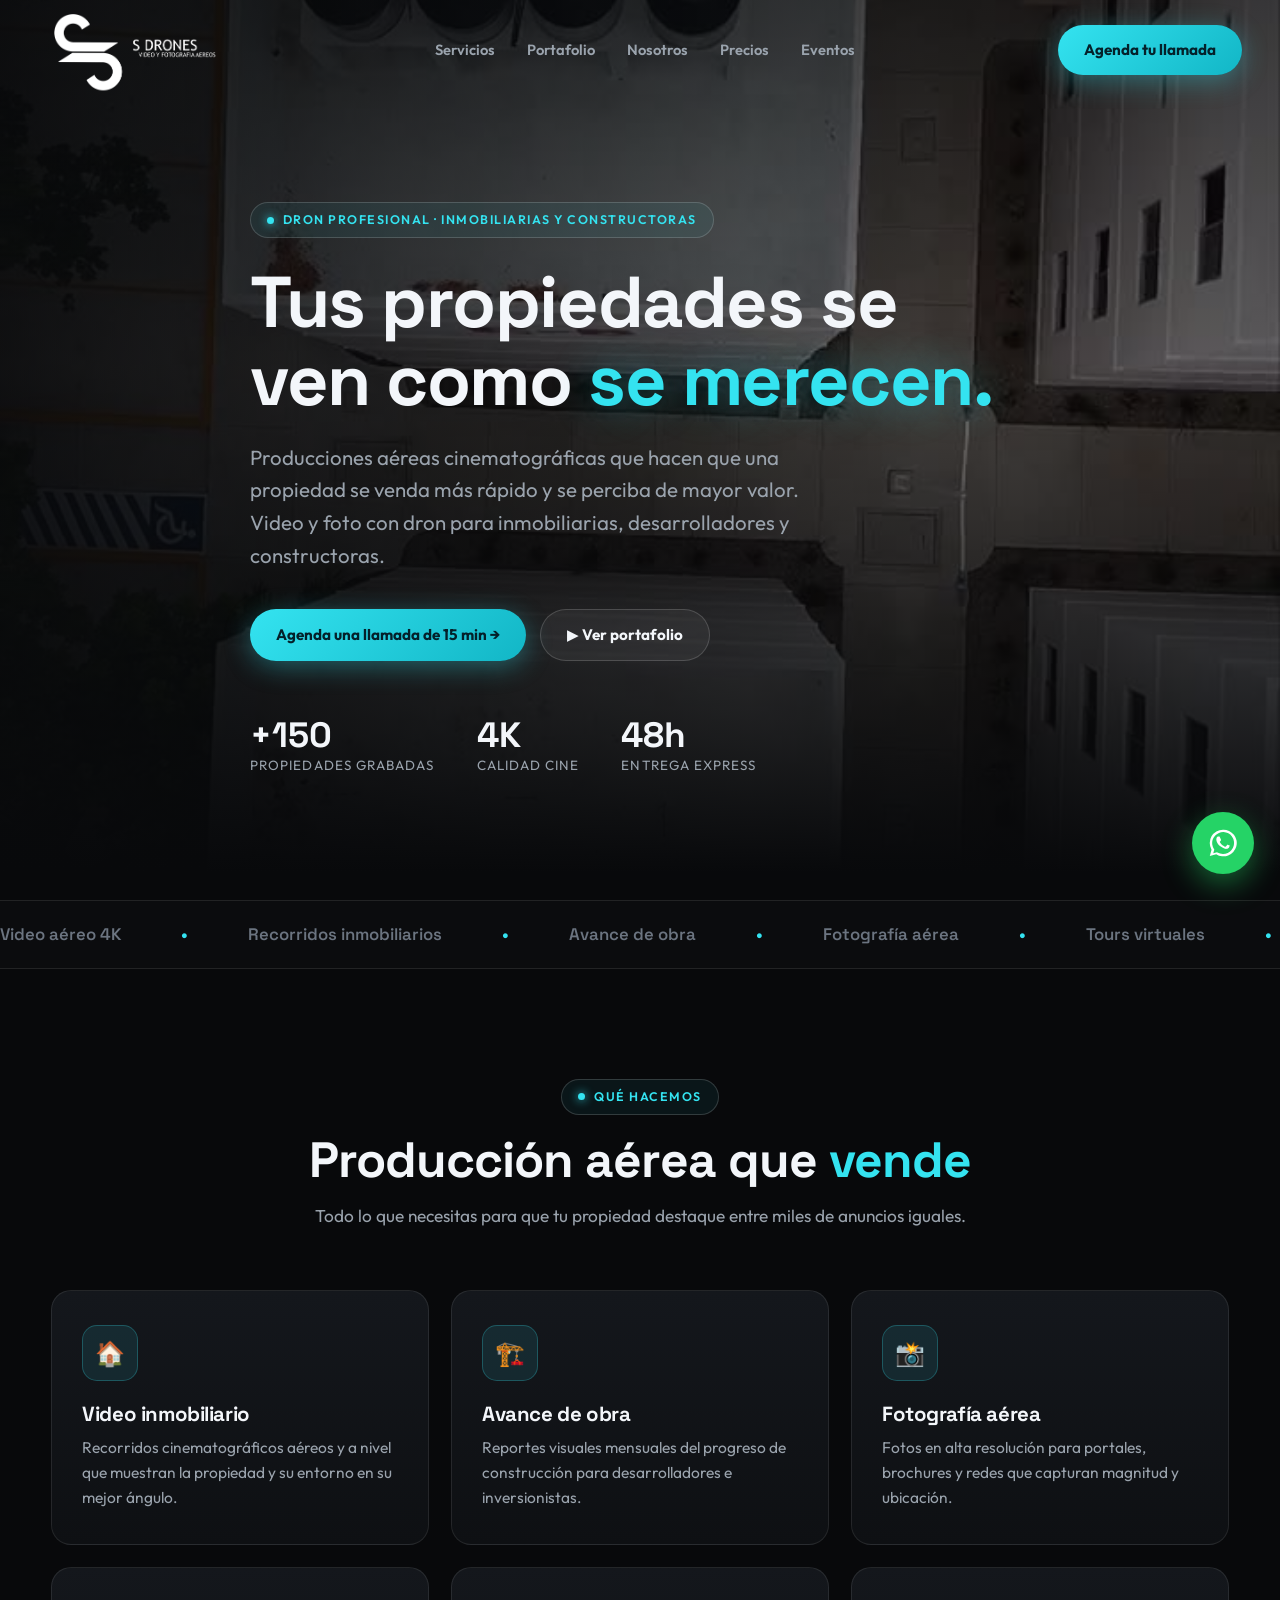
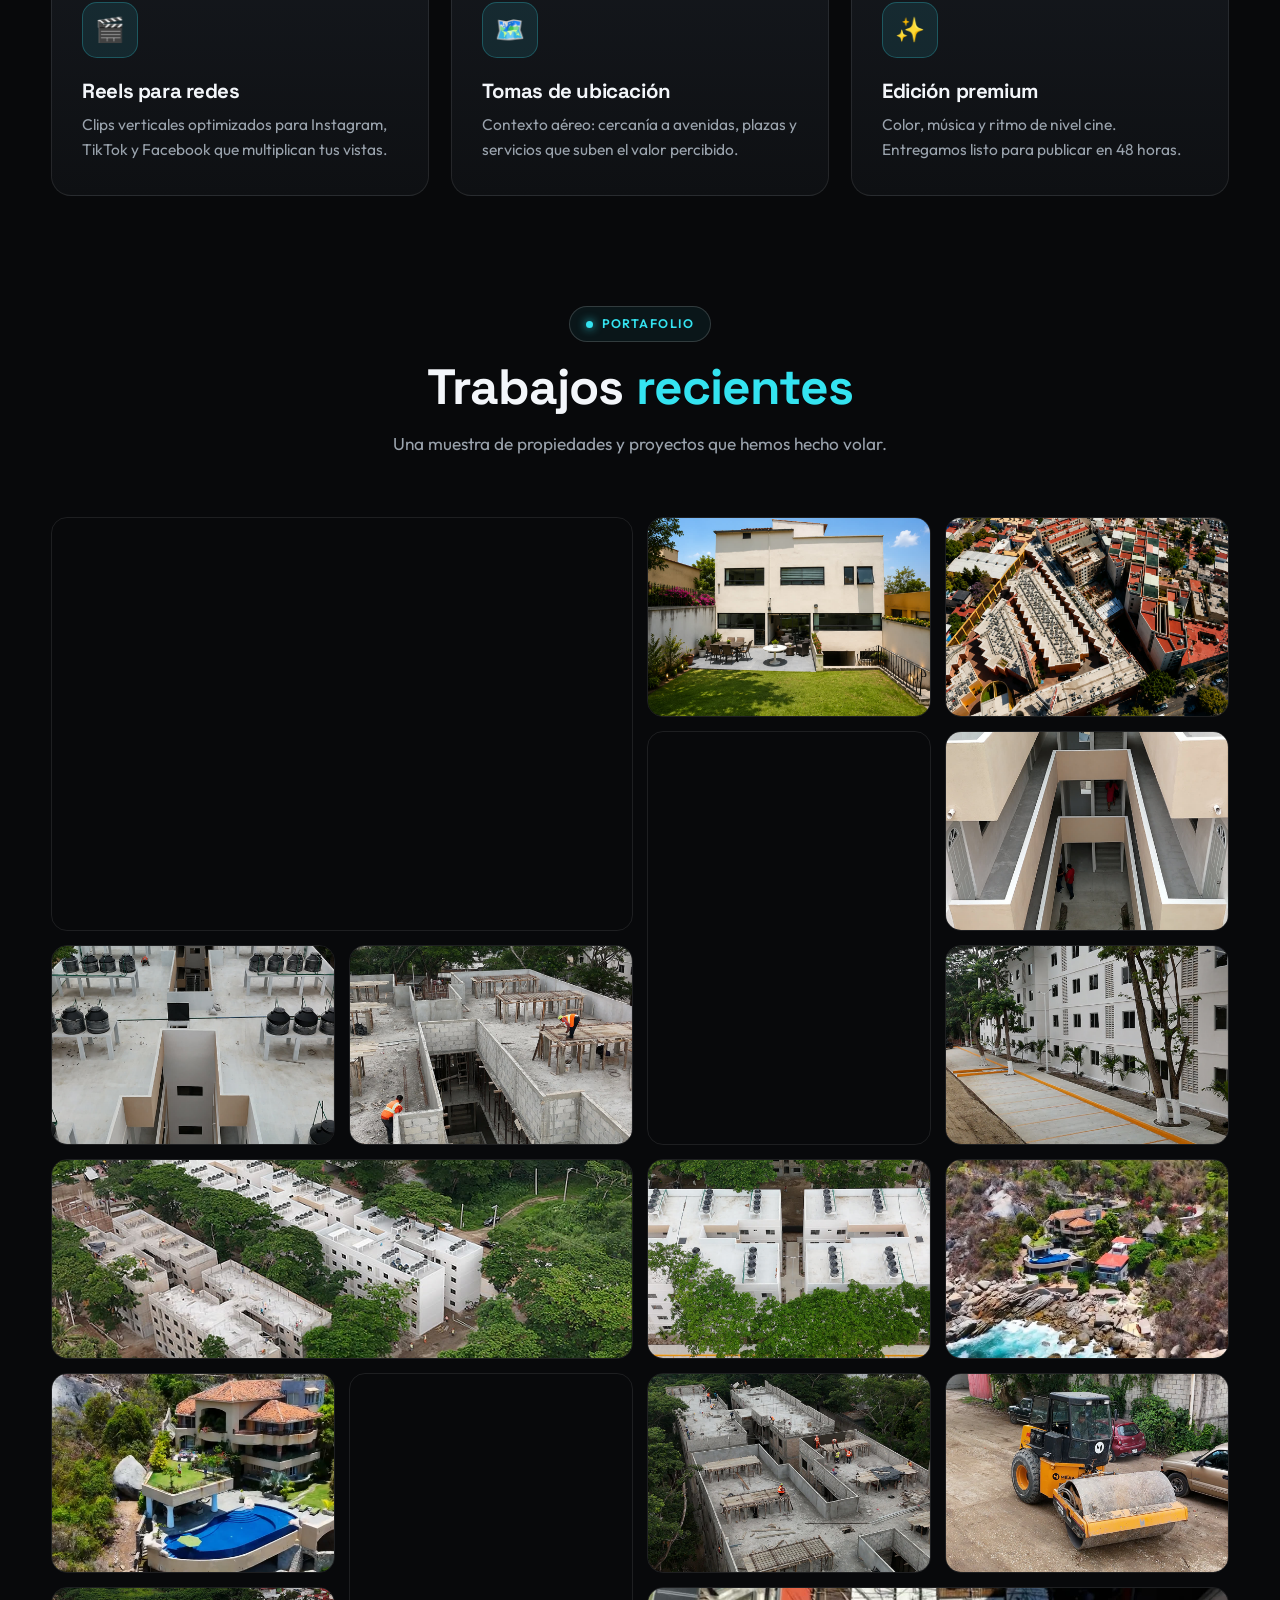
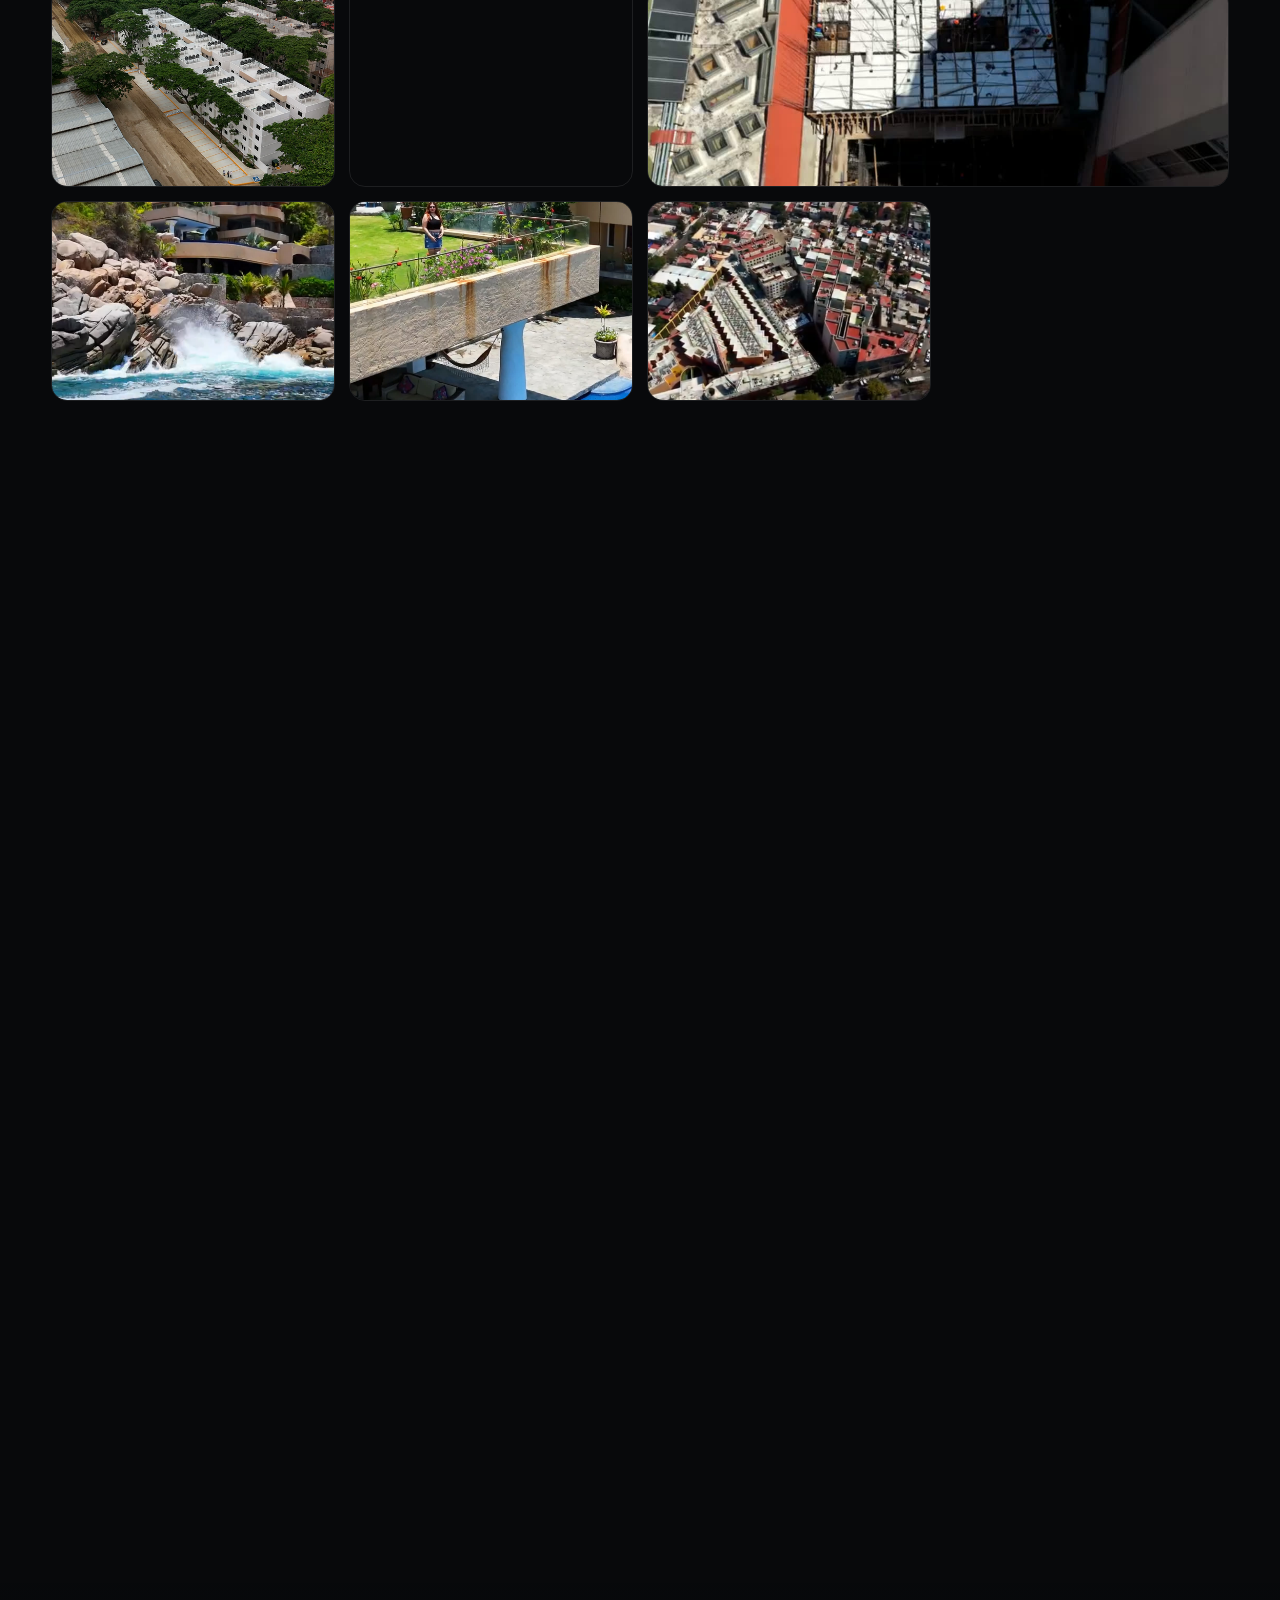
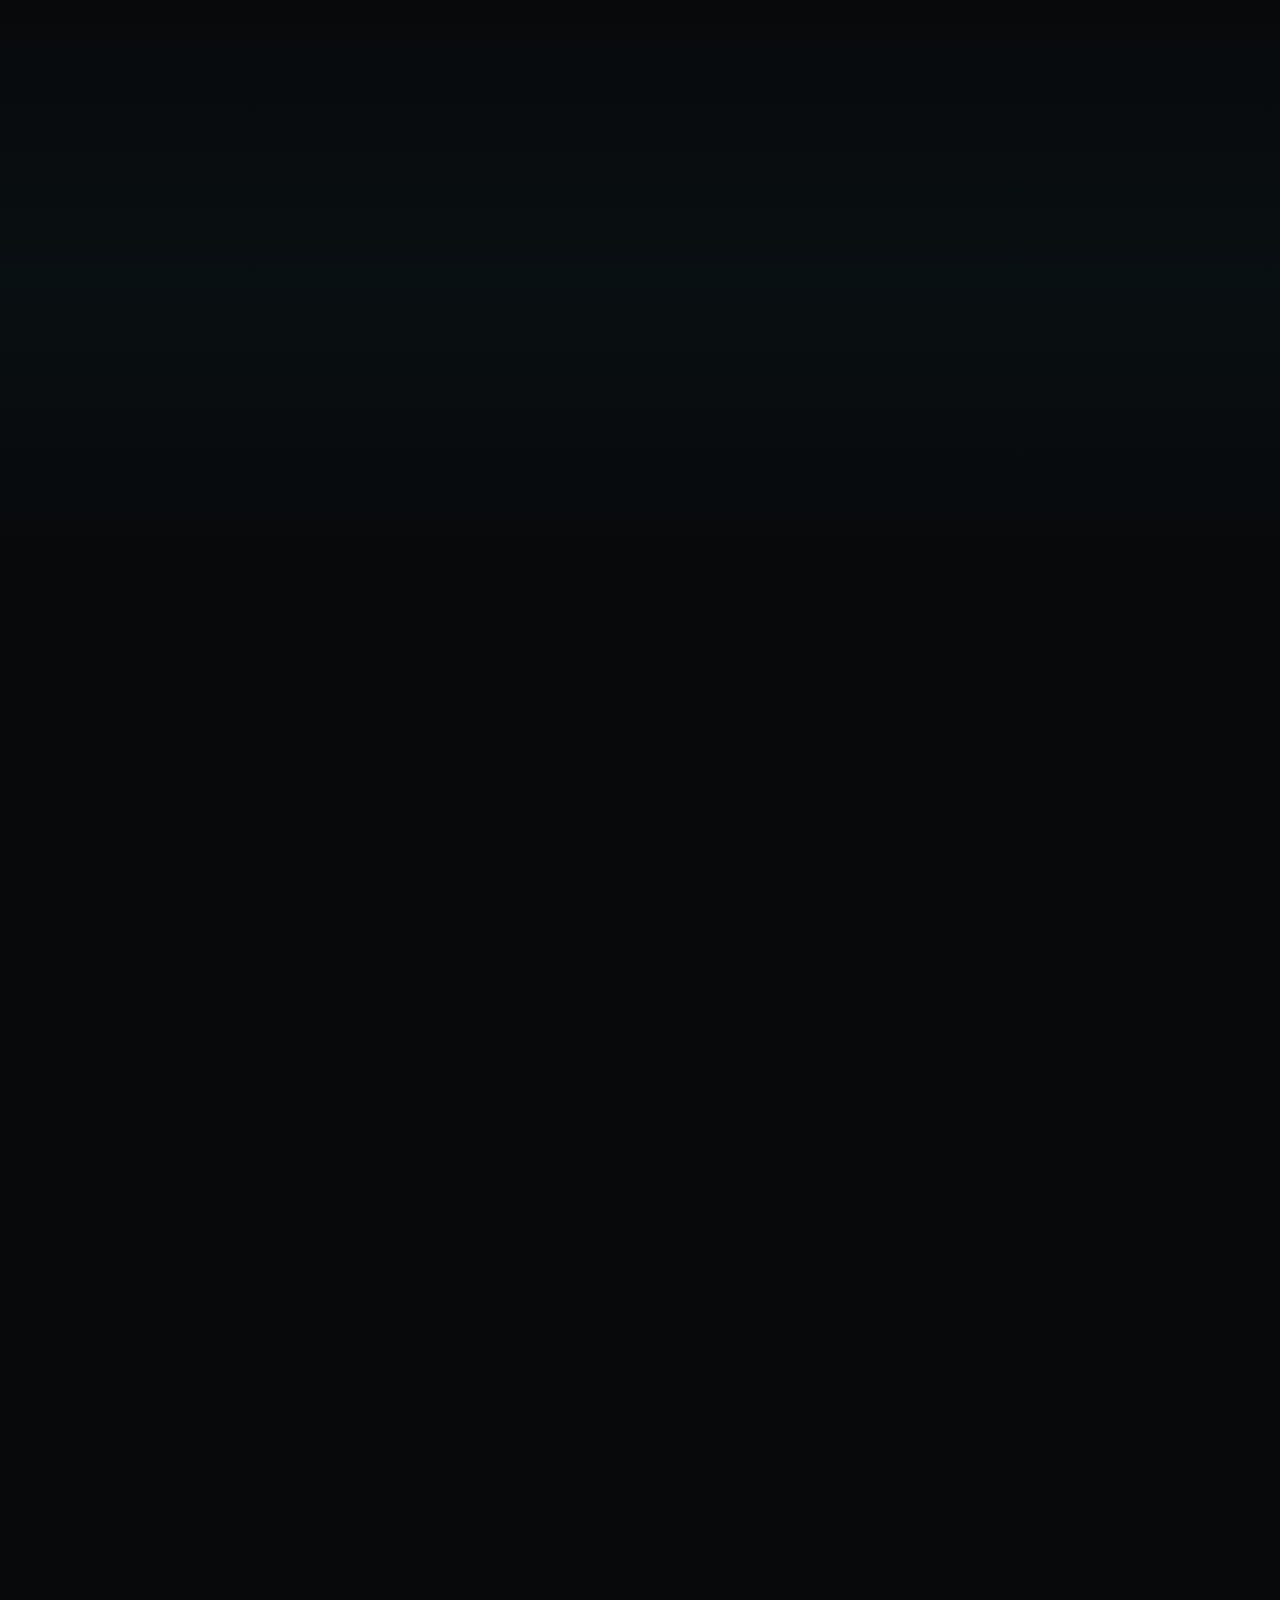
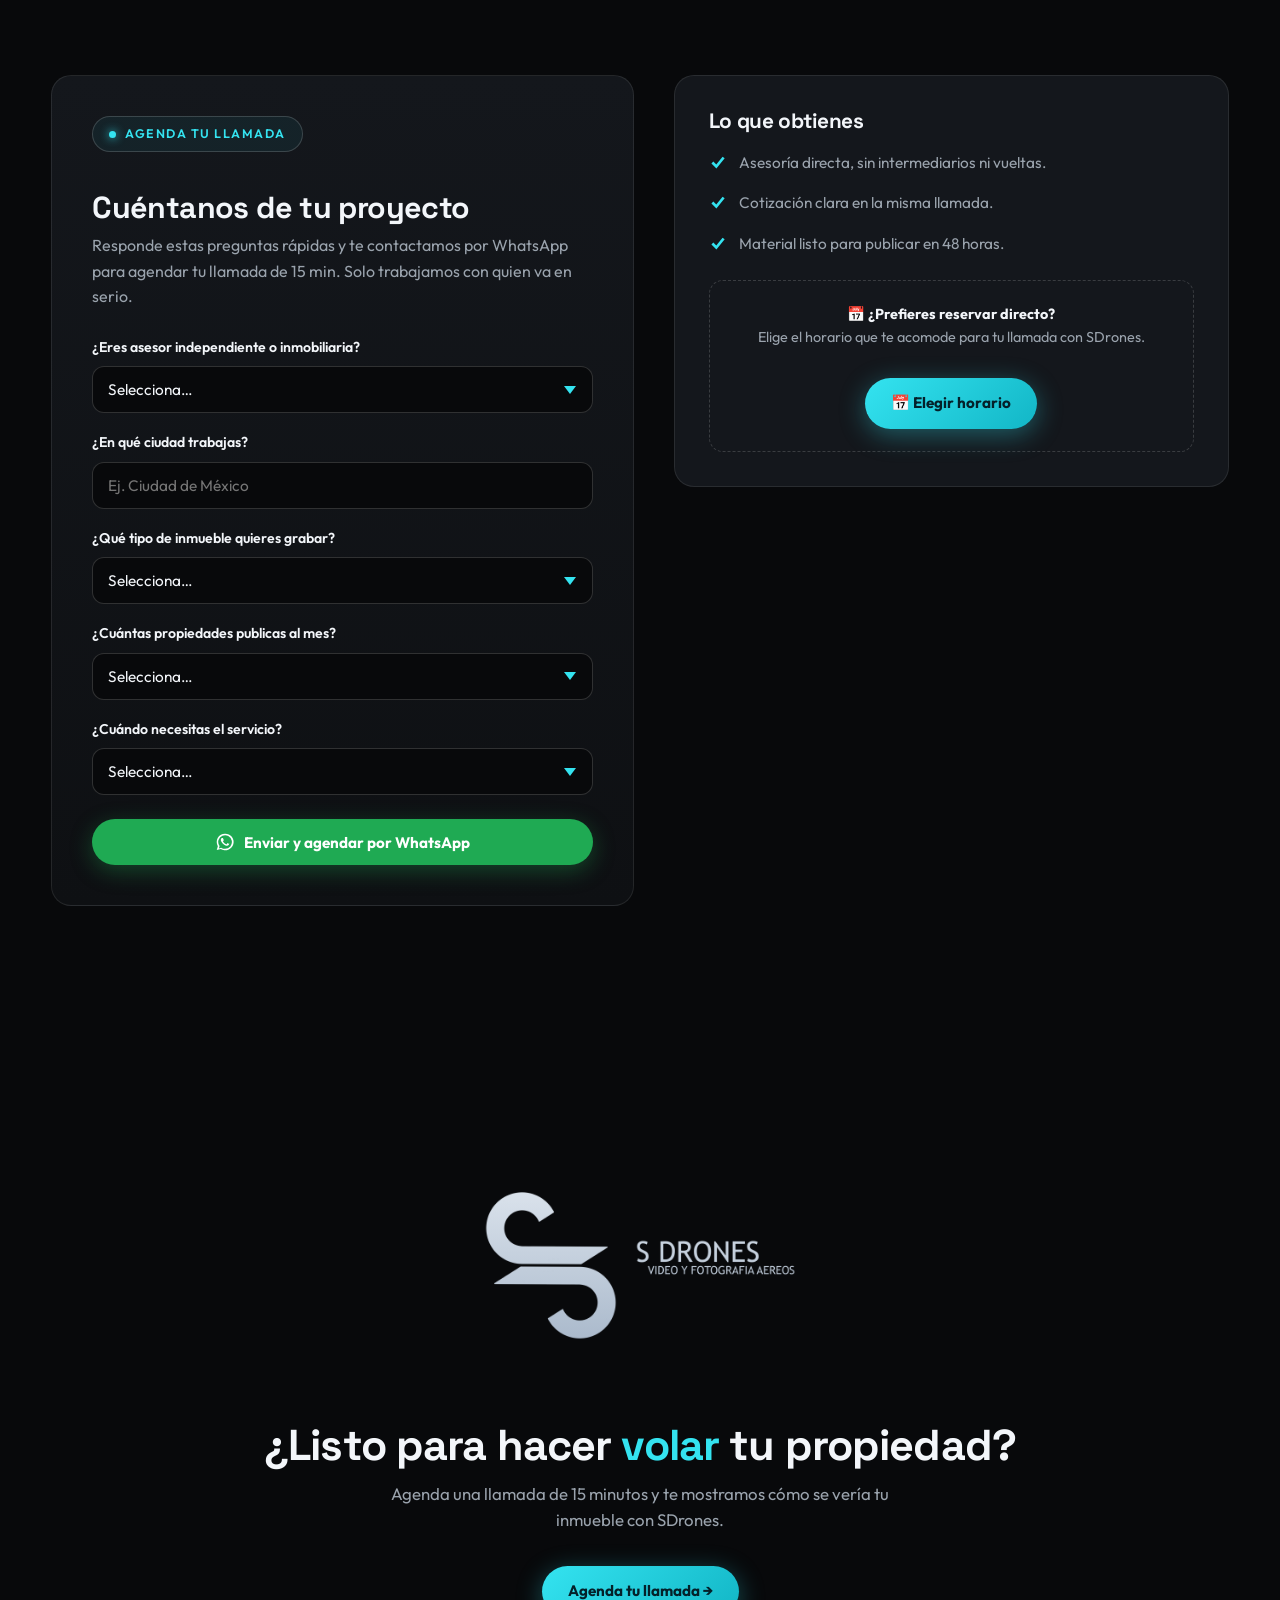
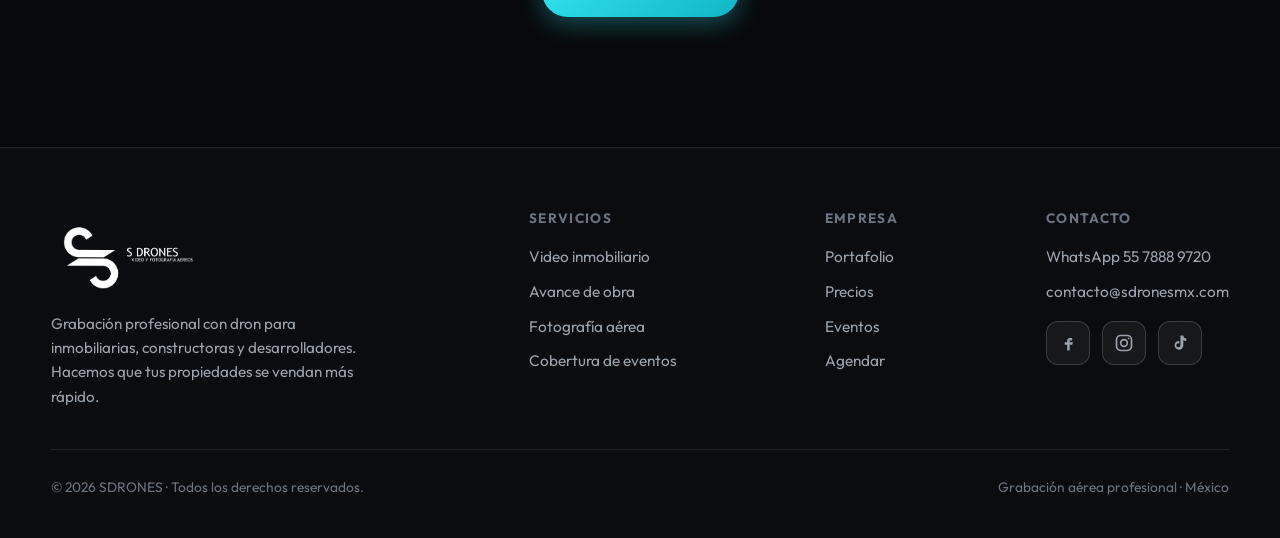
<file: index.html>
<!DOCTYPE html>
<html lang="es">
<head>
<meta charset="UTF-8">
<meta name="facebook-domain-verification" content="o2vh6os9ermo1pd4zot5owxdj8fdc0" />
<meta name="viewport" content="width=device-width, initial-scale=1.0">
<title>SDRONES — Grabación profesional con dron para inmobiliarias y constructoras</title>
<meta name="description" content="Video y fotografía aérea profesional con dron para inmobiliarias, constructoras y desarrolladores. Vende propiedades más rápido con producciones cinematográficas. Agenda tu llamada.">
<meta property="og:title" content="SDRONES — Dron profesional para inmobiliarias">
<meta property="og:description" content="Tus propiedades se ven como se merecen. Video aéreo cinematográfico que vende.">
<meta property="og:image" content="assets/img/hero-poster.jpg">
<link rel="preconnect" href="https://fonts.googleapis.com">
<link rel="preconnect" href="https://fonts.gstatic.com" crossorigin>
<link href="https://fonts.googleapis.com/css2?family=Outfit:wght@300;400;500;600;700;800;900&family=Space+Grotesk:wght@400;500;600;700&display=swap" rel="stylesheet">
<link rel="icon" type="image/png" href="assets/img/favicon.png">
<link rel="stylesheet" href="assets/css/style.css">
<link href="https://assets.calendly.com/assets/external/widget.css" rel="stylesheet">
<script src="https://assets.calendly.com/assets/external/widget.js" async></script>
</head>
<body>

<!-- Fondo interactivo -->
<div class="bg-glow" aria-hidden="true"></div>
<div class="bg-grid" aria-hidden="true"></div>
<canvas id="bgParticles" aria-hidden="true"></canvas>

<!-- Encabezado -->
<header class="site-header" id="siteHeader">
  <div class="header-inner">
    <a href="index.html" class="brand"><img src="assets/img/logo-nombre.png" alt="SDRONES" class="brand-logo"></a>
    <nav class="main-nav" aria-label="Secciones">
      <a href="#servicios">Servicios</a>
      <a href="#portafolio">Portafolio</a>
      <a href="#equipo">Nosotros</a>
      <a href="#precios">Precios</a>
      <a href="eventos.html">Eventos</a>
    </nav>
    <a href="#agenda" class="btn btn-primary header-cta">Agenda tu llamada</a>
    <button class="burger" id="burgerBtn" aria-label="Abrir menú" aria-expanded="false">
      <span></span><span></span><span></span>
    </button>
  </div>
</header>

<!-- Menú móvil -->
<div class="mobile-menu" id="mobileMenu" aria-hidden="true">
  <button class="mobile-menu-close" id="mobileMenuClose" aria-label="Cerrar menú">✕</button>
  <div class="mobile-menu-inner">
    <img src="assets/img/logo-nombre.png" alt="" class="mobile-menu-logo">
    <nav id="mobileNav" aria-label="Secciones móvil">
      <a href="#servicios">Servicios</a>
      <a href="#portafolio">Portafolio</a>
      <a href="#equipo">Nosotros</a>
      <a href="#precios">Precios</a>
      <a href="eventos.html">Eventos</a>
      <a href="#agenda" class="hl">Agenda tu llamada</a>
    </nav>
  </div>
</div>

<main>
<!-- HERO -->
<section class="hero">
  <div class="hero-media">
    <video src="assets/video/hero.mp4" poster="assets/img/hero-poster.jpg" autoplay muted loop playsinline></video>
  </div>
  <div class="wrap hero-inner">
    <span class="eyebrow"><span class="dot"></span>Dron profesional · Inmobiliarias y constructoras</span>
    <h1>Tus propiedades se ven como <em>se merecen.</em></h1>
    <p>Producciones aéreas cinematográficas que hacen que una propiedad se venda más rápido y se perciba de mayor valor. Video y foto con dron para inmobiliarias, desarrolladores y constructoras.</p>
    <div class="hero-cta">
      <a href="#agenda" class="btn btn-primary">Agenda una llamada de 15 min →</a>
      <a href="#portafolio" class="btn btn-ghost">▶ Ver portafolio</a>
    </div>
    <div class="hero-stats">
      <div class="stat"><b>+150</b><span>Propiedades grabadas</span></div>
      <div class="stat"><b>4K</b><span>Calidad cine</span></div>
      <div class="stat"><b>48h</b><span>Entrega express</span></div>
    </div>
  </div>
</section>

<!-- MARQUEE -->
<div class="marquee"><div class="marquee-track">
  <span>Video aéreo 4K <b>•</b> Recorridos inmobiliarios <b>•</b> Avance de obra <b>•</b> Fotografía aérea <b>•</b> Tours virtuales <b>•</b> Redes sociales <b>•</b> </span>
  <span>Video aéreo 4K <b>•</b> Recorridos inmobiliarios <b>•</b> Avance de obra <b>•</b> Fotografía aérea <b>•</b> Tours virtuales <b>•</b> Redes sociales <b>•</b> </span>
</div></div>

<!-- SERVICIOS -->
<section class="sec" id="servicios">
  <div class="wrap">
    <div class="sec-head reveal">
      <span class="eyebrow"><span class="dot"></span>Qué hacemos</span>
      <h2>Producción aérea que <span class="accent">vende</span></h2>
      <p>Todo lo que necesitas para que tu propiedad destaque entre miles de anuncios iguales.</p>
    </div>
    <div class="grid-serv">
      <div class="card reveal"><div class="ico">🏠</div><h3>Video inmobiliario</h3><p>Recorridos cinematográficos aéreos y a nivel que muestran la propiedad y su entorno en su mejor ángulo.</p></div>
      <div class="card reveal"><div class="ico">🏗️</div><h3>Avance de obra</h3><p>Reportes visuales mensuales del progreso de construcción para desarrolladores e inversionistas.</p></div>
      <div class="card reveal"><div class="ico">📸</div><h3>Fotografía aérea</h3><p>Fotos en alta resolución para portales, brochures y redes que capturan magnitud y ubicación.</p></div>
      <div class="card reveal"><div class="ico">🎬</div><h3>Reels para redes</h3><p>Clips verticales optimizados para Instagram, TikTok y Facebook que multiplican tus vistas.</p></div>
      <div class="card reveal"><div class="ico">🗺️</div><h3>Tomas de ubicación</h3><p>Contexto aéreo: cercanía a avenidas, plazas y servicios que suben el valor percibido.</p></div>
      <div class="card reveal"><div class="ico">✨</div><h3>Edición premium</h3><p>Color, música y ritmo de nivel cine. Entregamos listo para publicar en 48 horas.</p></div>
    </div>
  </div>
</section>

<!-- PORTAFOLIO -->
<section class="sec" id="portafolio" style="padding-top:0">
  <div class="wrap">
    <div class="sec-head reveal">
      <span class="eyebrow"><span class="dot"></span>Portafolio</span>
      <h2>Trabajos <span class="accent">recientes</span></h2>
      <p>Una muestra de propiedades y proyectos que hemos hecho volar.</p>
    </div>
    <div class="gallery reveal">
      <a class="g-wide g-tall" href="assets/video/portafolio.mp4" target="_blank"><video src="assets/video/portafolio.mp4" muted loop autoplay playsinline></video><span class="g-tag">Desarrollo · Gap Metropolitana</span></a>
      <a href="assets/img/p1.jpg" target="_blank"><img src="assets/img/p1.jpg" alt="Residencial" loading="lazy"><span class="g-tag">Residencial</span></a>
      <a href="assets/img/p2.jpg" target="_blank"><img src="assets/img/p2.jpg" alt="Casa con jardín" loading="lazy"><span class="g-tag">Casa con jardín</span></a>
      <a class="g-tall" href="assets/video/portafolio2.mp4" target="_blank"><video src="assets/video/portafolio2.mp4" muted loop autoplay playsinline></video><span class="g-tag">Acapulco · Costa extrema</span></a>
      <a href="assets/img/p3.jpg" target="_blank"><img src="assets/img/p3.jpg" alt="Fraccionamiento" loading="lazy"><span class="g-tag">Fraccionamiento</span></a>
      <a href="assets/img/p4.jpg" target="_blank"><img src="assets/img/p4.jpg" alt="Vista aérea" loading="lazy"><span class="g-tag">Vista aérea</span></a>
      <a href="assets/img/p5.jpg" target="_blank"><img src="assets/img/p5.jpg" alt="Mansión" loading="lazy"><span class="g-tag">Mansión</span></a>
      <a href="assets/img/p6.jpg" target="_blank"><img src="assets/img/p6.jpg" alt="Residencial" loading="lazy"><span class="g-tag">Residencial</span></a>
      <a class="g-wide" href="assets/img/p10.jpg" target="_blank"><img src="assets/img/p10.jpg" alt="Desarrollo urbano" loading="lazy"><span class="g-tag">Desarrollo urbano</span></a>
      <a href="assets/img/p7.jpg" target="_blank"><img src="assets/img/p7.jpg" alt="Avance de obra" loading="lazy"><span class="g-tag">Avance de obra</span></a>
      <a href="assets/img/p8.jpg" target="_blank"><img src="assets/img/p8.jpg" alt="Condominios" loading="lazy"><span class="g-tag">Condominios</span></a>
      <a href="assets/img/p9.jpg" target="_blank"><img src="assets/img/p9.jpg" alt="Panorámica" loading="lazy"><span class="g-tag">Panorámica</span></a>
      <a class="g-tall" href="assets/video/portafolio3.mp4" target="_blank"><video src="assets/video/portafolio3.mp4" muted loop autoplay playsinline></video><span class="g-tag">Toma aérea 4K</span></a>
      <a href="assets/img/p11.jpg" target="_blank"><img src="assets/img/p11.jpg" alt="Construcción" loading="lazy"><span class="g-tag">Construcción</span></a>
      <a href="assets/img/p12.jpg" target="_blank"><img src="assets/img/p12.jpg" alt="Obra en proceso" loading="lazy"><span class="g-tag">Obra en proceso</span></a>
      <a href="assets/img/p13.jpg" target="_blank"><img src="assets/img/p13.jpg" alt="Maquinaria" loading="lazy"><span class="g-tag">Maquinaria</span></a>
      <a class="g-wide" href="assets/img/p17.jpg" target="_blank"><img src="assets/img/p17.jpg" alt="Fraccionamiento aéreo" loading="lazy"><span class="g-tag">Fraccionamiento aéreo</span></a>
      <a href="assets/img/p14.jpg" target="_blank"><img src="assets/img/p14.jpg" alt="Residencial" loading="lazy"><span class="g-tag">Residencial</span></a>
      <a href="assets/img/p15.jpg" target="_blank"><img src="assets/img/p15.jpg" alt="Interior" loading="lazy"><span class="g-tag">Interior</span></a>
      <a href="assets/img/p16.jpg" target="_blank"><img src="assets/img/p16.jpg" alt="Casa residencial" loading="lazy"><span class="g-tag">Casa residencial</span></a>
    </div>
  </div>
</section>

<!-- QUIÉNES SOMOS -->
<section class="sec" id="equipo">
  <div class="wrap">
    <div class="sec-head reveal">
      <span class="eyebrow"><span class="dot"></span>Quiénes somos</span>
      <h2>El equipo detrás de <span class="accent">cada toma</span></h2>
      <p>Un equipo joven, técnico y creativo obsesionado con que tus propiedades se vean espectaculares.</p>
    </div>
    <div style="display:grid;grid-template-columns:repeat(auto-fit,minmax(230px,1fr));gap:22px">
      <div class="card reveal" style="padding:0;overflow:hidden">
        <div style="aspect-ratio:4/5;overflow:hidden"><img src="assets/img/team-santiago.jpg" alt="Santiago Barrios Medina" style="width:100%;height:100%;object-fit:cover"></div>
        <div style="padding:22px"><h3 style="font-size:1.1rem">Santiago Barrios Medina</h3><div style="color:var(--accent);font-size:.78rem;font-weight:600;text-transform:uppercase;margin:4px 0 9px">Director y Productor</div>
          <p style="color:var(--muted);font-size:.88rem">Ingeniero en software y piloto de drones. Dirige la producción y la estrategia de cada proyecto.</p></div>
      </div>
      <div class="card reveal" style="padding:0;overflow:hidden">
        <div style="aspect-ratio:4/5;overflow:hidden"><img src="assets/img/team-sara.jpg" alt="Sara Chavira" style="width:100%;height:100%;object-fit:cover"></div>
        <div style="padding:22px"><h3 style="font-size:1.1rem">Sara Chavira</h3><div style="color:var(--accent);font-size:.78rem;font-weight:600;text-transform:uppercase;margin:4px 0 9px">Directora Creativa</div>
          <p style="color:var(--muted);font-size:.88rem">Fotógrafa profesional y creadora de contenido. Define el estilo visual y la narrativa de cada entrega.</p></div>
      </div>
      <div class="card reveal" style="padding:0;overflow:hidden">
        <div style="aspect-ratio:4/5;overflow:hidden"><img src="assets/img/team-felipe.jpg" alt="Felipe Barrios Treviño" style="width:100%;height:100%;object-fit:cover"></div>
        <div style="padding:22px"><h3 style="font-size:1.1rem">Felipe Barrios Treviño</h3><div style="color:var(--accent);font-size:.78rem;font-weight:600;text-transform:uppercase;margin:4px 0 9px">2ª Cámara · Calidad</div>
          <p style="color:var(--muted);font-size:.88rem">Segunda cámara y supervisor de calidad. Se asegura de que cada toma cumpla el estándar SDrones.</p></div>
      </div>
      <div class="card reveal" style="padding:0;overflow:hidden">
        <div style="aspect-ratio:4/5;overflow:hidden"><img src="assets/img/team-alberto.jpg" alt="Alberto Mendoza" style="width:100%;height:100%;object-fit:cover"></div>
        <div style="padding:22px"><h3 style="font-size:1.1rem">Alberto Mendoza</h3><div style="color:var(--accent);font-size:.78rem;font-weight:600;text-transform:uppercase;margin:4px 0 9px">Editor · Community · 3ª Cámara</div>
          <p style="color:var(--muted);font-size:.88rem">Editor profesional y community manager. Convierte el material en piezas listas para vender y para redes.</p></div>
      </div>
    </div>
  </div>
</section>

<!-- PROCESO -->
<section class="sec" id="proceso" style="background:linear-gradient(180deg,transparent,rgba(52,227,240,.03),transparent)">
  <div class="wrap">
    <div class="sec-head reveal">
      <span class="eyebrow"><span class="dot"></span>Cómo trabajamos</span>
      <h2>Simple, rápido y <span class="accent">sin rodeos</span></h2>
    </div>
    <div class="steps">
      <div class="step reveal"><h3>Agenda</h3><p>Reservas una llamada de 15 min directo en el calendario. Sin esperas.</p></div>
      <div class="step reveal"><h3>Cotización</h3><p>Vemos tu propiedad y te damos paquete y precio claros al momento.</p></div>
      <div class="step reveal"><h3>Grabación</h3><p>Vamos a la propiedad con equipo profesional y capturamos todo.</p></div>
      <div class="step reveal"><h3>Entrega</h3><p>Recibes tu video y fotos editados, listos para publicar, en 48h.</p></div>
    </div>
  </div>
</section>

<!-- PRECIOS -->
<section class="sec" id="precios">
  <div class="wrap">
    <div class="sec-head reveal">
      <span class="eyebrow"><span class="dot"></span>Inversión</span>
      <h2>Paquetes <span class="accent">transparentes</span></h2>
      <p>Precios claros desde el inicio. Sin sorpresas, sin regateo.</p>
    </div>
    <div class="grid-price">
      <div class="price reveal">
        <h3>Esencial</h3>
        <p class="desc">Ideal para asesores independientes y una propiedad.</p>
        <div class="amt">$3,500 <small>MXN</small></div>
        <div class="from">Desde</div>
        <ul>
          <li><svg width="16" height="16" viewBox="0 0 16 16" fill="none" stroke="currentColor" stroke-width="2.4"><path d="M3 8.5l3.5 3.5L13 4"/></svg>Video aéreo editado 30-45 seg</li>
          <li><svg width="16" height="16" viewBox="0 0 16 16" fill="none" stroke="currentColor" stroke-width="2.4"><path d="M3 8.5l3.5 3.5L13 4"/></svg>10 fotos aéreas en alta</li>
          <li><svg width="16" height="16" viewBox="0 0 16 16" fill="none" stroke="currentColor" stroke-width="2.4"><path d="M3 8.5l3.5 3.5L13 4"/></svg>1 versión vertical para reels</li>
          <li><svg width="16" height="16" viewBox="0 0 16 16" fill="none" stroke="currentColor" stroke-width="2.4"><path d="M3 8.5l3.5 3.5L13 4"/></svg>Entrega en 48h</li>
        </ul>
        <a href="#agenda" class="btn btn-ghost">Agendar</a>
      </div>
      <div class="price feat reveal">
        <span class="tag">MÁS ELEGIDO</span>
        <h3>Profesional</h3>
        <p class="desc">La opción favorita de inmobiliarias que quieren vender rápido.</p>
        <div class="amt">$6,500 <small>MXN</small></div>
        <div class="from">Desde</div>
        <ul>
          <li><svg width="16" height="16" viewBox="0 0 16 16" fill="none" stroke="currentColor" stroke-width="2.4"><path d="M3 8.5l3.5 3.5L13 4"/></svg>Video cinematográfico 60-90 seg</li>
          <li><svg width="16" height="16" viewBox="0 0 16 16" fill="none" stroke="currentColor" stroke-width="2.4"><path d="M3 8.5l3.5 3.5L13 4"/></svg>Aéreo + interiores + exteriores</li>
          <li><svg width="16" height="16" viewBox="0 0 16 16" fill="none" stroke="currentColor" stroke-width="2.4"><path d="M3 8.5l3.5 3.5L13 4"/></svg>20 fotos profesionales</li>
          <li><svg width="16" height="16" viewBox="0 0 16 16" fill="none" stroke="currentColor" stroke-width="2.4"><path d="M3 8.5l3.5 3.5L13 4"/></svg>2 reels verticales + música licenciada</li>
          <li><svg width="16" height="16" viewBox="0 0 16 16" fill="none" stroke="currentColor" stroke-width="2.4"><path d="M3 8.5l3.5 3.5L13 4"/></svg>Entrega prioritaria 48h</li>
        </ul>
        <a href="#agenda" class="btn btn-primary">Agendar ahora</a>
      </div>
      <div class="price reveal">
        <h3>Premium</h3>
        <p class="desc">Para desarrollos, constructoras y proyectos grandes.</p>
        <div class="amt">$12,000 <small>MXN</small></div>
        <div class="from">Desde</div>
        <ul>
          <li><svg width="16" height="16" viewBox="0 0 16 16" fill="none" stroke="currentColor" stroke-width="2.4"><path d="M3 8.5l3.5 3.5L13 4"/></svg>Producción completa multi-locación</li>
          <li><svg width="16" height="16" viewBox="0 0 16 16" fill="none" stroke="currentColor" stroke-width="2.4"><path d="M3 8.5l3.5 3.5L13 4"/></svg>Video maestro + tomas de ubicación</li>
          <li><svg width="16" height="16" viewBox="0 0 16 16" fill="none" stroke="currentColor" stroke-width="2.4"><path d="M3 8.5l3.5 3.5L13 4"/></svg>Avance de obra mensual (opcional)</li>
          <li><svg width="16" height="16" viewBox="0 0 16 16" fill="none" stroke="currentColor" stroke-width="2.4"><path d="M3 8.5l3.5 3.5L13 4"/></svg>Pack redes: 4+ reels editados</li>
          <li><svg width="16" height="16" viewBox="0 0 16 16" fill="none" stroke="currentColor" stroke-width="2.4"><path d="M3 8.5l3.5 3.5L13 4"/></svg>Fotos ilimitadas del proyecto</li>
        </ul>
        <a href="#agenda" class="btn btn-ghost">Agendar</a>
      </div>
    </div>
  </div>
</section>

<!-- FORMULARIO / AGENDA -->
<section class="sec" id="agenda">
  <div class="wrap">
    <div class="split">
      <div class="form-box reveal">
        <span class="eyebrow"><span class="dot"></span>Agenda tu llamada</span>
        <h2 style="margin-top:14px">Cuéntanos de tu proyecto</h2>
        <p>Responde estas preguntas rápidas y te contactamos por WhatsApp para agendar tu llamada de 15 min. Solo trabajamos con quien va en serio.</p>
        <form id="leadForm" data-intro="Hola SDRONES, quiero agendar una llamada.">
          <div class="field"><label>¿Eres asesor independiente o inmobiliaria?</label>
            <select name="perfil" required><option value="" disabled selected>Selecciona…</option><option>Asesor independiente</option><option>Inmobiliaria / Agencia</option><option>Constructora / Desarrollador</option><option>Dueño particular</option></select></div>
          <div class="field"><label>¿En qué ciudad trabajas?</label>
            <input name="ciudad" placeholder="Ej. Ciudad de México" required></div>
          <div class="field"><label>¿Qué tipo de inmueble quieres grabar?</label>
            <select name="inmueble" required><option value="" disabled selected>Selecciona…</option><option>Casa</option><option>Departamento</option><option>Terreno</option><option>Desarrollo / Fraccionamiento</option><option>Comercial / Industrial</option></select></div>
          <div class="field"><label>¿Cuántas propiedades publicas al mes?</label>
            <select name="volumen" required><option value="" disabled selected>Selecciona…</option><option>1 - 3</option><option>4 - 10</option><option>Más de 10</option></select></div>
          <div class="field"><label>¿Cuándo necesitas el servicio?</label>
            <select name="cuando" required><option value="" disabled selected>Selecciona…</option><option>Esta semana</option><option>Este mes</option><option>Solo estoy cotizando</option></select></div>
          <button type="submit" class="btn btn-wa" style="width:100%;justify-content:center;margin-top:6px">
            <svg width="20" height="20" viewBox="0 0 24 24" fill="currentColor"><path d="M17.5 14.4c-.3-.2-1.7-.9-2-1-.3-.1-.5-.1-.6.2-.2.3-.7 1-.9 1.1-.2.2-.3.2-.6.1-1.6-.8-2.7-1.5-3.7-3.3-.3-.5.3-.5.8-1.5.1-.2 0-.3 0-.5-.1-.1-.6-1.5-.9-2-.2-.5-.4-.4-.6-.4h-.5c-.2 0-.5.1-.7.3-.8.8-1 1.9-.6 3.2.5 1.6 1.6 3 3.1 4.1 2.1 1.6 3.7 1.9 4.5 1.7.6-.1 1.7-.7 1.9-1.4.2-.6.2-1.2.2-1.3-.1-.1-.3-.2-.6-.4z"/><path d="M12 2a10 10 0 0 0-8.6 15l-1.3 4.7 4.8-1.3A10 10 0 1 0 12 2zm0 18.2c-1.5 0-2.9-.4-4.2-1.1l-.3-.2-2.8.8.8-2.8-.2-.3A8.2 8.2 0 1 1 12 20.2z"/></svg>
            Enviar y agendar por WhatsApp
          </button>
        </form>
      </div>
      <div class="aside-box reveal">
        <h3>Lo que obtienes</h3>
        <div class="chk"><svg width="18" height="18" viewBox="0 0 16 16" fill="none" stroke="currentColor" stroke-width="2.4"><path d="M3 8.5l3.5 3.5L13 4"/></svg>Asesoría directa, sin intermediarios ni vueltas.</div>
        <div class="chk"><svg width="18" height="18" viewBox="0 0 16 16" fill="none" stroke="currentColor" stroke-width="2.4"><path d="M3 8.5l3.5 3.5L13 4"/></svg>Cotización clara en la misma llamada.</div>
        <div class="chk"><svg width="18" height="18" viewBox="0 0 16 16" fill="none" stroke="currentColor" stroke-width="2.4"><path d="M3 8.5l3.5 3.5L13 4"/></svg>Material listo para publicar en 48 horas.</div>
        <div class="calendly-box" style="margin-top:24px">
          📅 <b style="color:var(--ink)">¿Prefieres reservar directo?</b><br>
          Elige el horario que te acomode para tu llamada con SDrones.
          <br><br><a href="#" class="btn btn-primary" style="margin-top:6px" id="calBtn">📅 Elegir horario</a>
        </div>
      </div>
    </div>
  </div>
</section>

<!-- LOGO GRANDE METÁLICO -->
<section class="brandshow">
  <div class="wrap">
    <div class="logo-big reveal"></div>
    <h2 class="reveal">¿Listo para hacer <span class="accent">volar</span> tu propiedad?</h2>
    <p class="reveal">Agenda una llamada de 15 minutos y te mostramos cómo se vería tu inmueble con SDrones.</p>
    <a href="#agenda" class="btn btn-primary reveal">Agenda tu llamada →</a>
  </div>
</section>
</main>

<!-- FOOTER -->
<footer>
  <div class="wrap">
    <div class="foot">
      <div class="foot-brand">
        <a href="index.html" class="brand"><img src="assets/img/logo-nombre.png" alt="SDRONES" class="brand-logo"></a>
        <p>Grabación profesional con dron para inmobiliarias, constructoras y desarrolladores. Hacemos que tus propiedades se vendan más rápido.</p>
      </div>
      <div class="foot-col">
        <h4>Servicios</h4>
        <a href="#servicios">Video inmobiliario</a><a href="#servicios">Avance de obra</a>
        <a href="#servicios">Fotografía aérea</a><a href="eventos.html">Cobertura de eventos</a>
      </div>
      <div class="foot-col">
        <h4>Empresa</h4>
        <a href="#portafolio">Portafolio</a><a href="#precios">Precios</a>
        <a href="eventos.html">Eventos</a><a href="#agenda">Agendar</a>
      </div>
      <div class="foot-col">
        <h4>Contacto</h4>
        <a href="https://wa.me/5215578889720" target="_blank">WhatsApp 55 7888 9720</a>
        <a href="mailto:contacto@sdronesmx.com">contacto@sdronesmx.com</a>
        <div class="socials" style="margin-top:16px">
          <a href="https://www.facebook.com/profile.php?id=61581254027429" target="_blank" aria-label="Facebook"><svg width="20" height="20" viewBox="0 0 24 24" fill="currentColor"><path d="M14 9h3V6h-3c-1.7 0-3 1.3-3 3v2H8v3h3v7h3v-7h3l1-3h-4V9c0-.6.4-1 1-1z"/></svg></a>
          <a href="https://www.instagram.com/s_drones.es/" target="_blank" aria-label="Instagram"><svg width="20" height="20" viewBox="0 0 24 24" fill="none" stroke="currentColor" stroke-width="2"><rect x="3" y="3" width="18" height="18" rx="5"/><circle cx="12" cy="12" r="4"/><circle cx="17.5" cy="6.5" r="1" fill="currentColor" stroke="none"/></svg></a>
          <a href="https://www.tiktok.com/@s_drones" target="_blank" aria-label="TikTok"><svg width="20" height="20" viewBox="0 0 24 24" fill="currentColor"><path d="M16 3c.3 2 1.6 3.6 3.6 3.9v2.8c-1.3.1-2.5-.3-3.6-1v5.9c0 3.3-2.4 5.4-5.3 5.4-3 0-5.2-2.4-5.2-5.3 0-3 2.5-5.3 5.7-5v2.9c-.4-.1-.8-.2-1.2-.2-1.4 0-2.4 1-2.4 2.4 0 1.4 1 2.4 2.4 2.4 1.4 0 2.5-1 2.5-2.7V3H16z"/></svg></a>
        </div>
      </div>
    </div>
    <div class="foot-bottom">
      <span>© 2026 SDRONES · Todos los derechos reservados.</span>
      <span>Grabación aérea profesional · México</span>
    </div>
  </div>
</footer>

<a href="https://wa.me/5215578889720" class="wa-float" target="_blank" aria-label="WhatsApp">
  <svg width="32" height="32" viewBox="0 0 24 24" fill="#fff"><path d="M17.5 14.4c-.3-.2-1.7-.9-2-1-.3-.1-.5-.1-.6.2-.2.3-.7 1-.9 1.1-.2.2-.3.2-.6.1-1.6-.8-2.7-1.5-3.7-3.3-.3-.5.3-.5.8-1.5.1-.2 0-.3 0-.5-.1-.1-.6-1.5-.9-2-.2-.5-.4-.4-.6-.4h-.5c-.2 0-.5.1-.7.3-.8.8-1 1.9-.6 3.2.5 1.6 1.6 3 3.1 4.1 2.1 1.6 3.7 1.9 4.5 1.7.6-.1 1.7-.7 1.9-1.4.2-.6.2-1.2.2-1.3-.1-.1-.3-.2-.6-.4z"/><path d="M12 2a10 10 0 0 0-8.6 15l-1.3 4.7 4.8-1.3A10 10 0 1 0 12 2zm0 18.2c-1.5 0-2.9-.4-4.2-1.1l-.3-.2-2.8.8.8-2.8-.2-.3A8.2 8.2 0 1 1 12 20.2z"/></svg>
</a>

<script src="assets/js/fx.js"></script>
<script src="assets/js/main.js"></script>
</body>
</html>
</file>
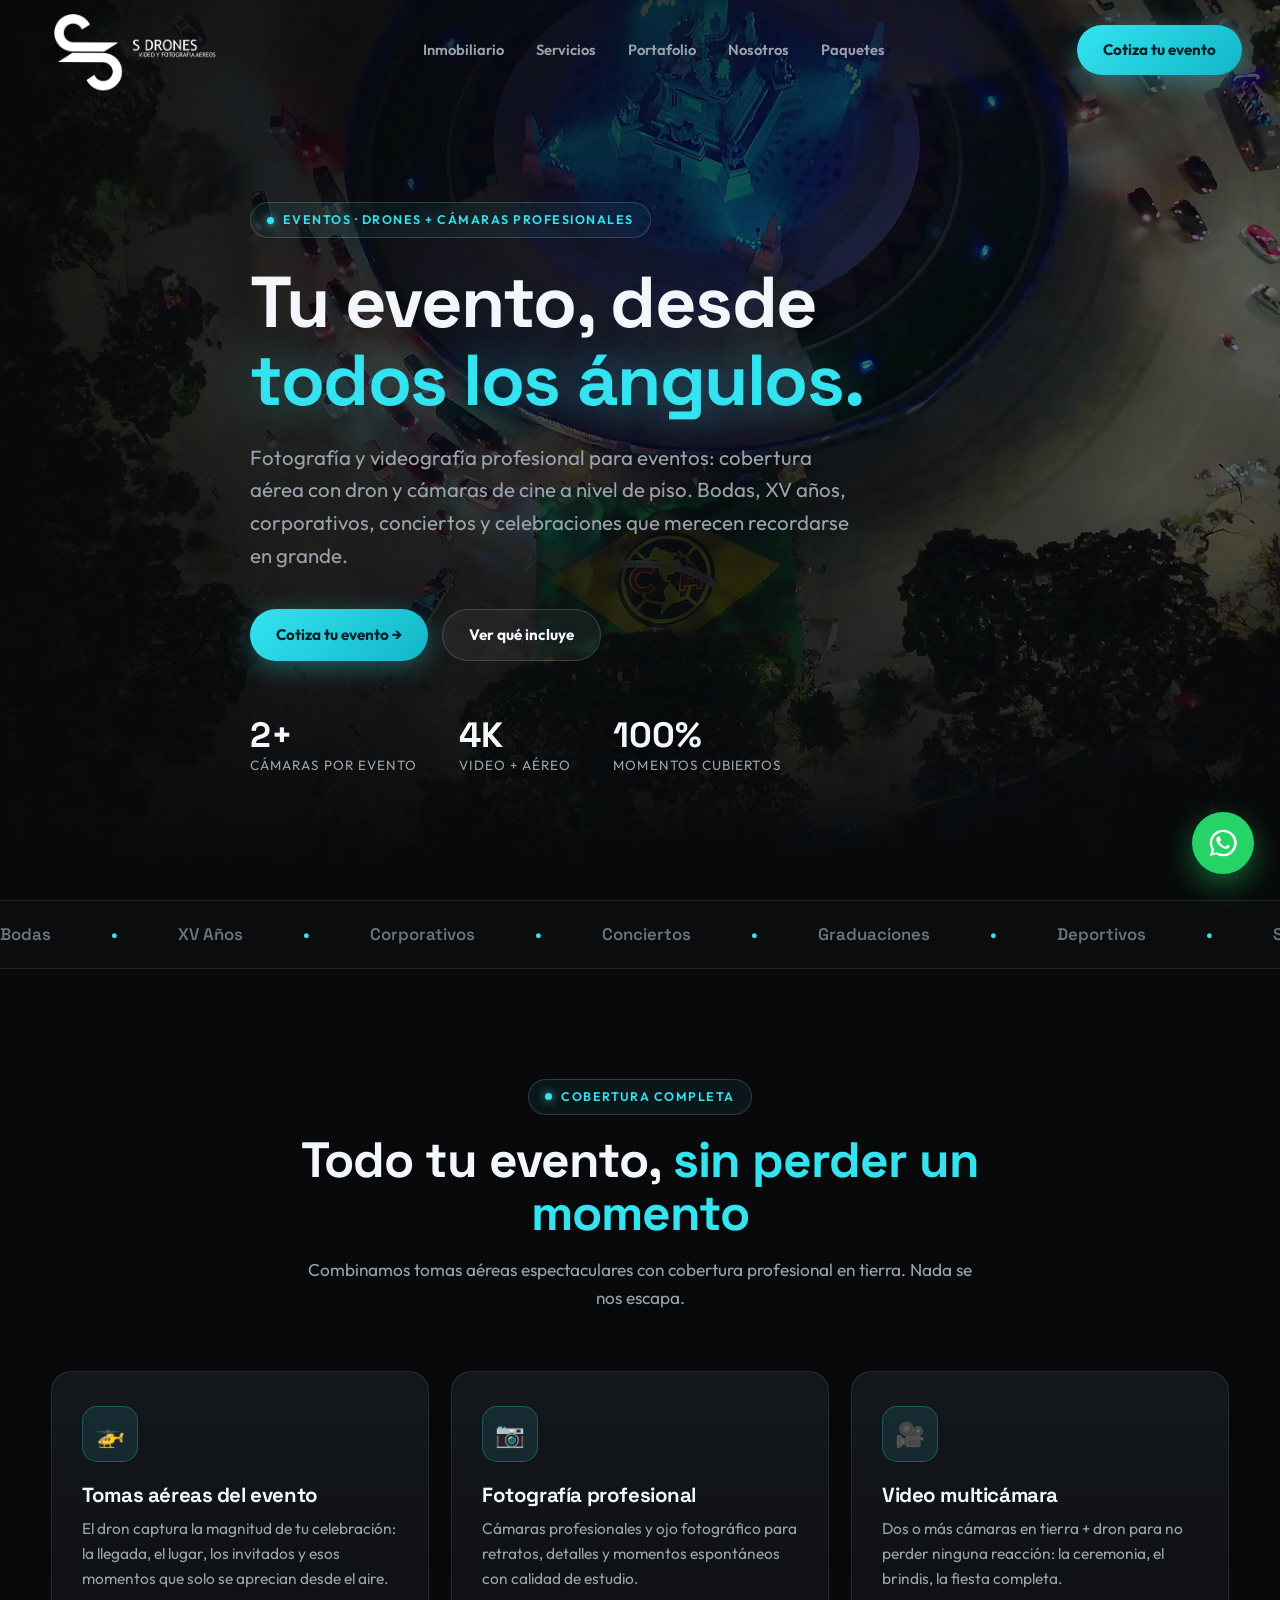
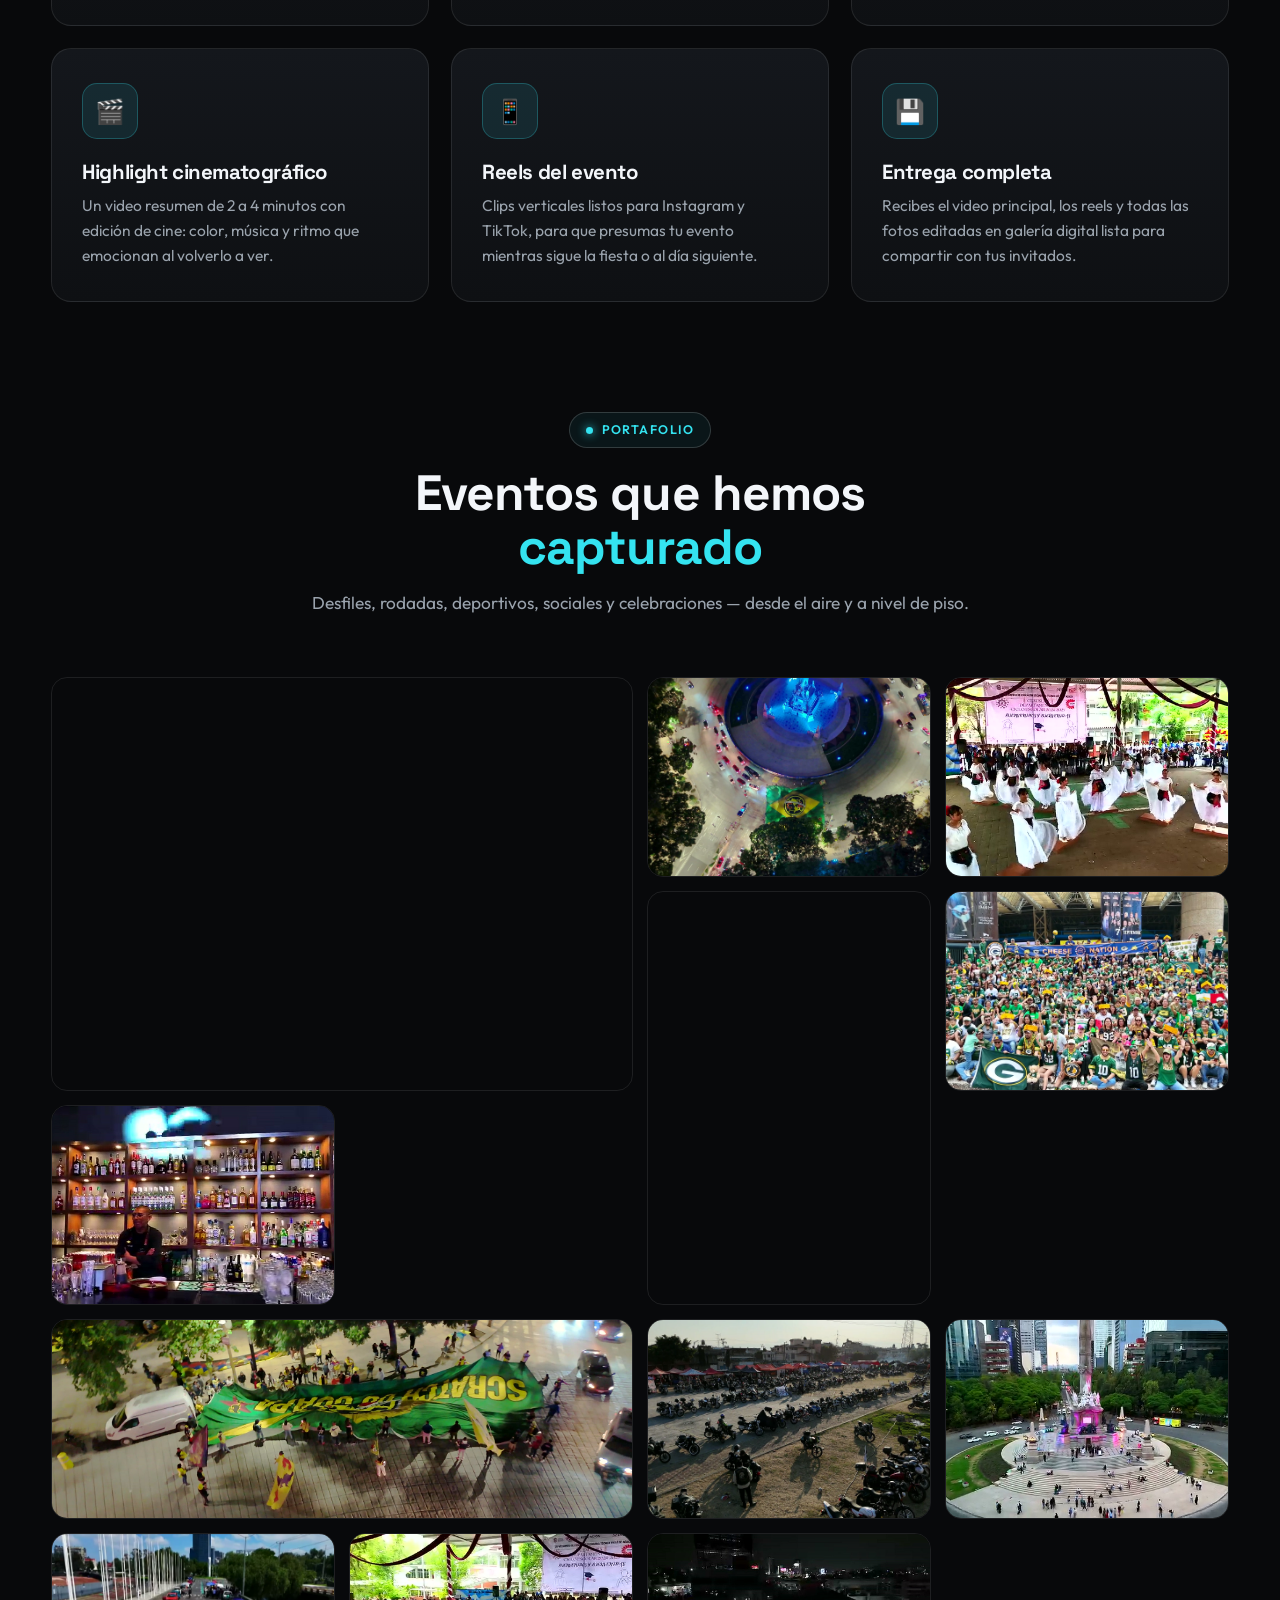
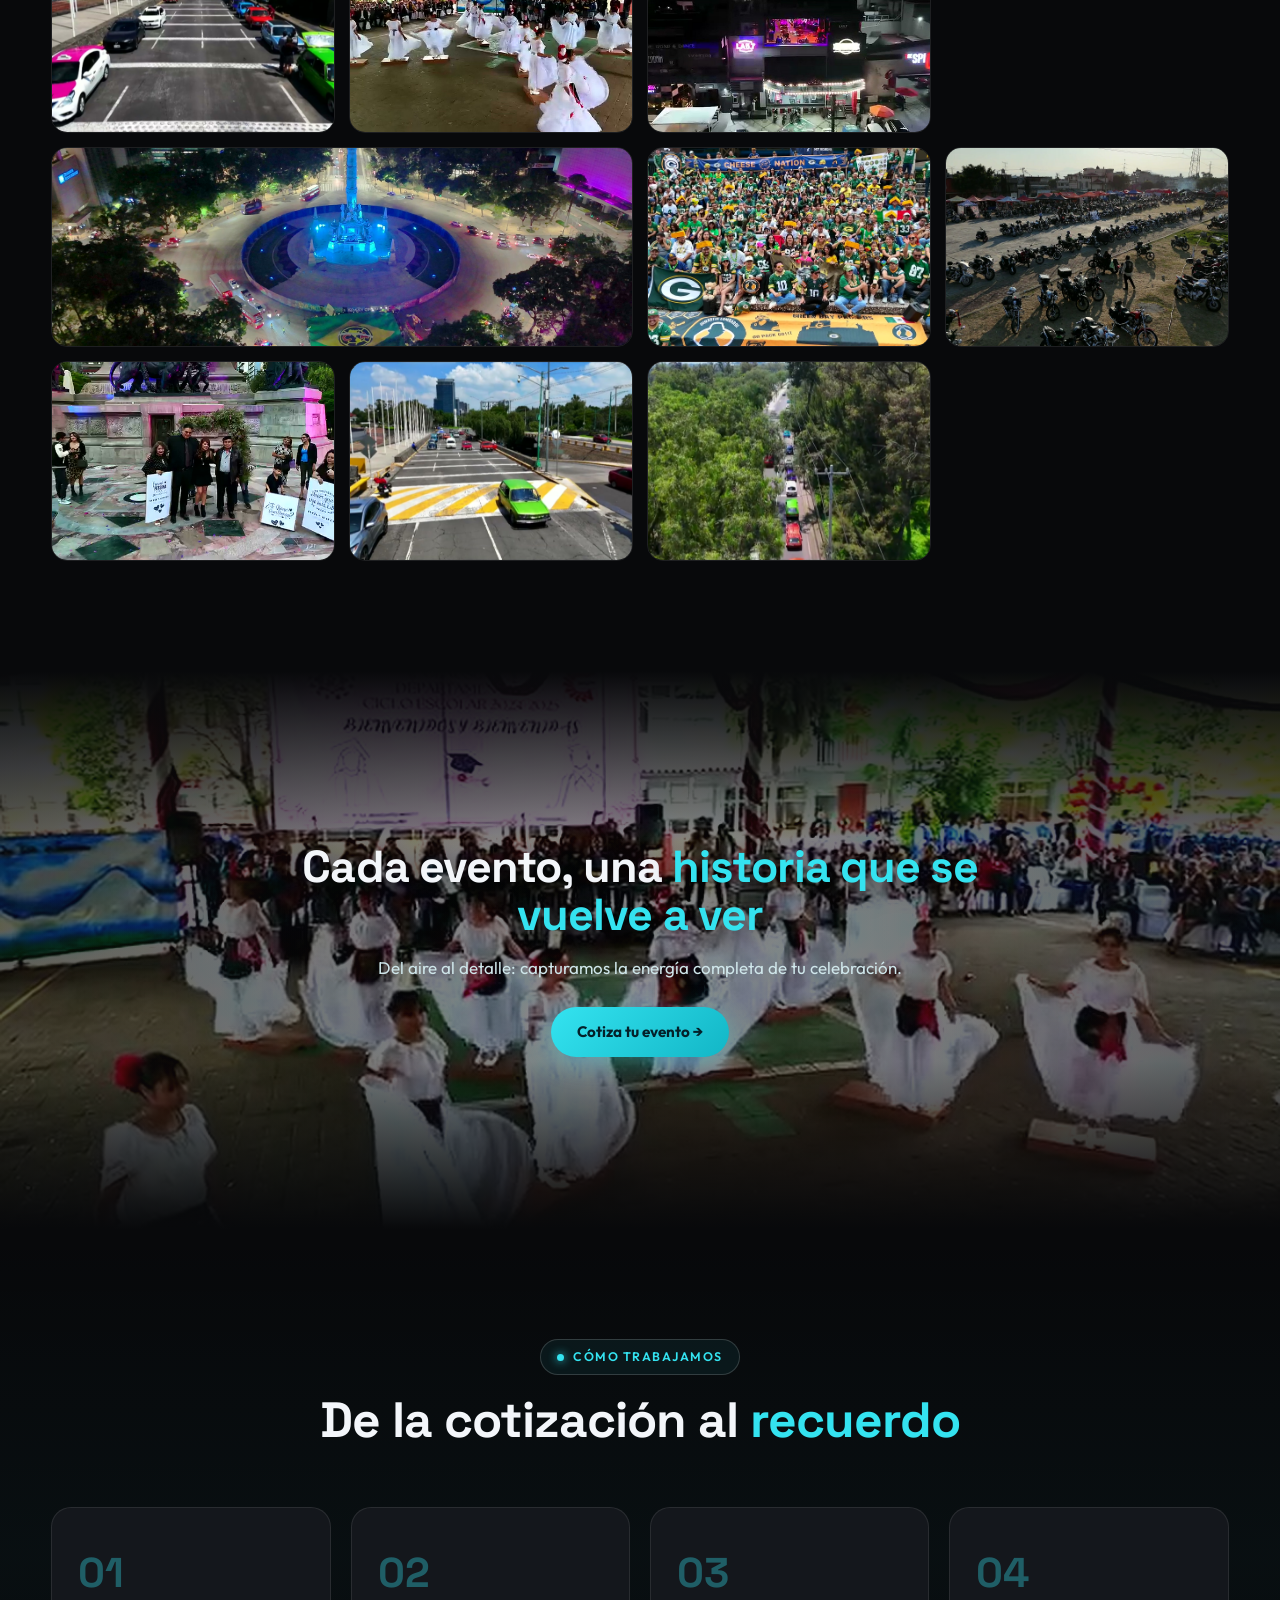
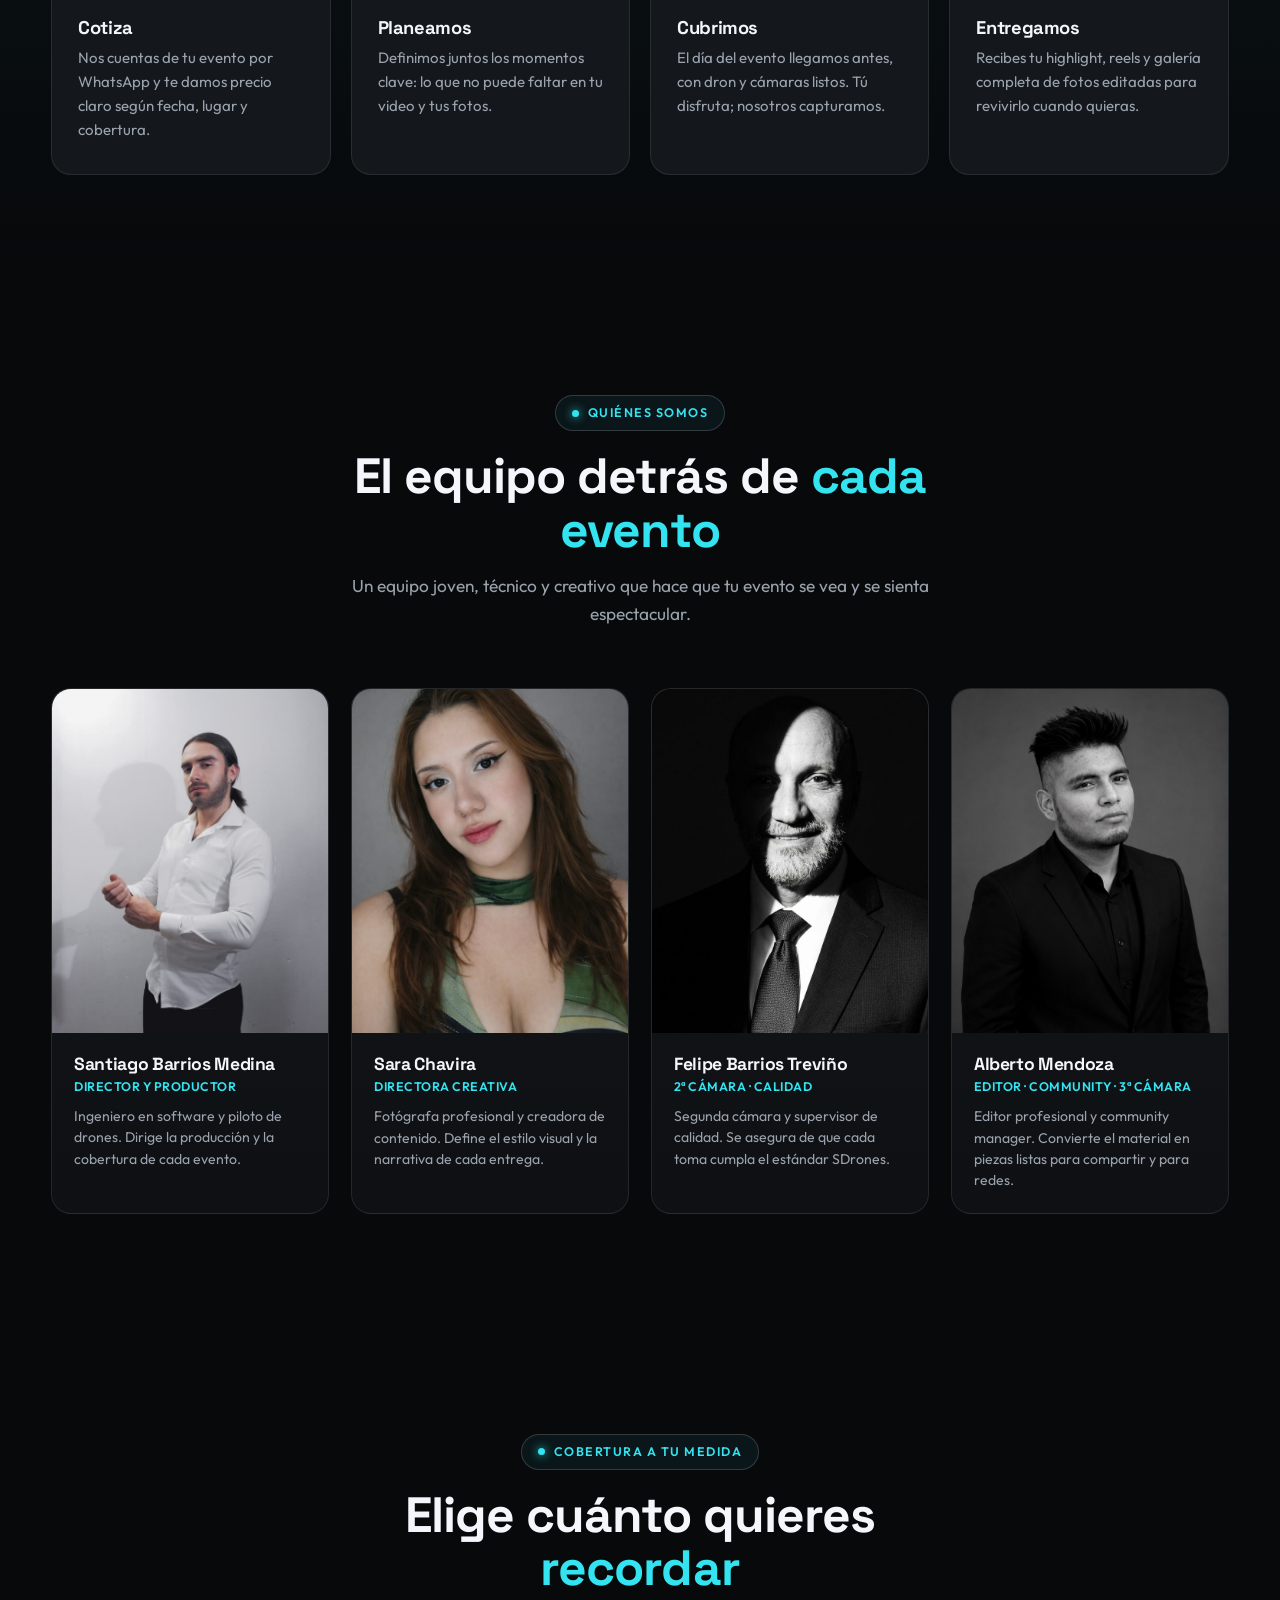
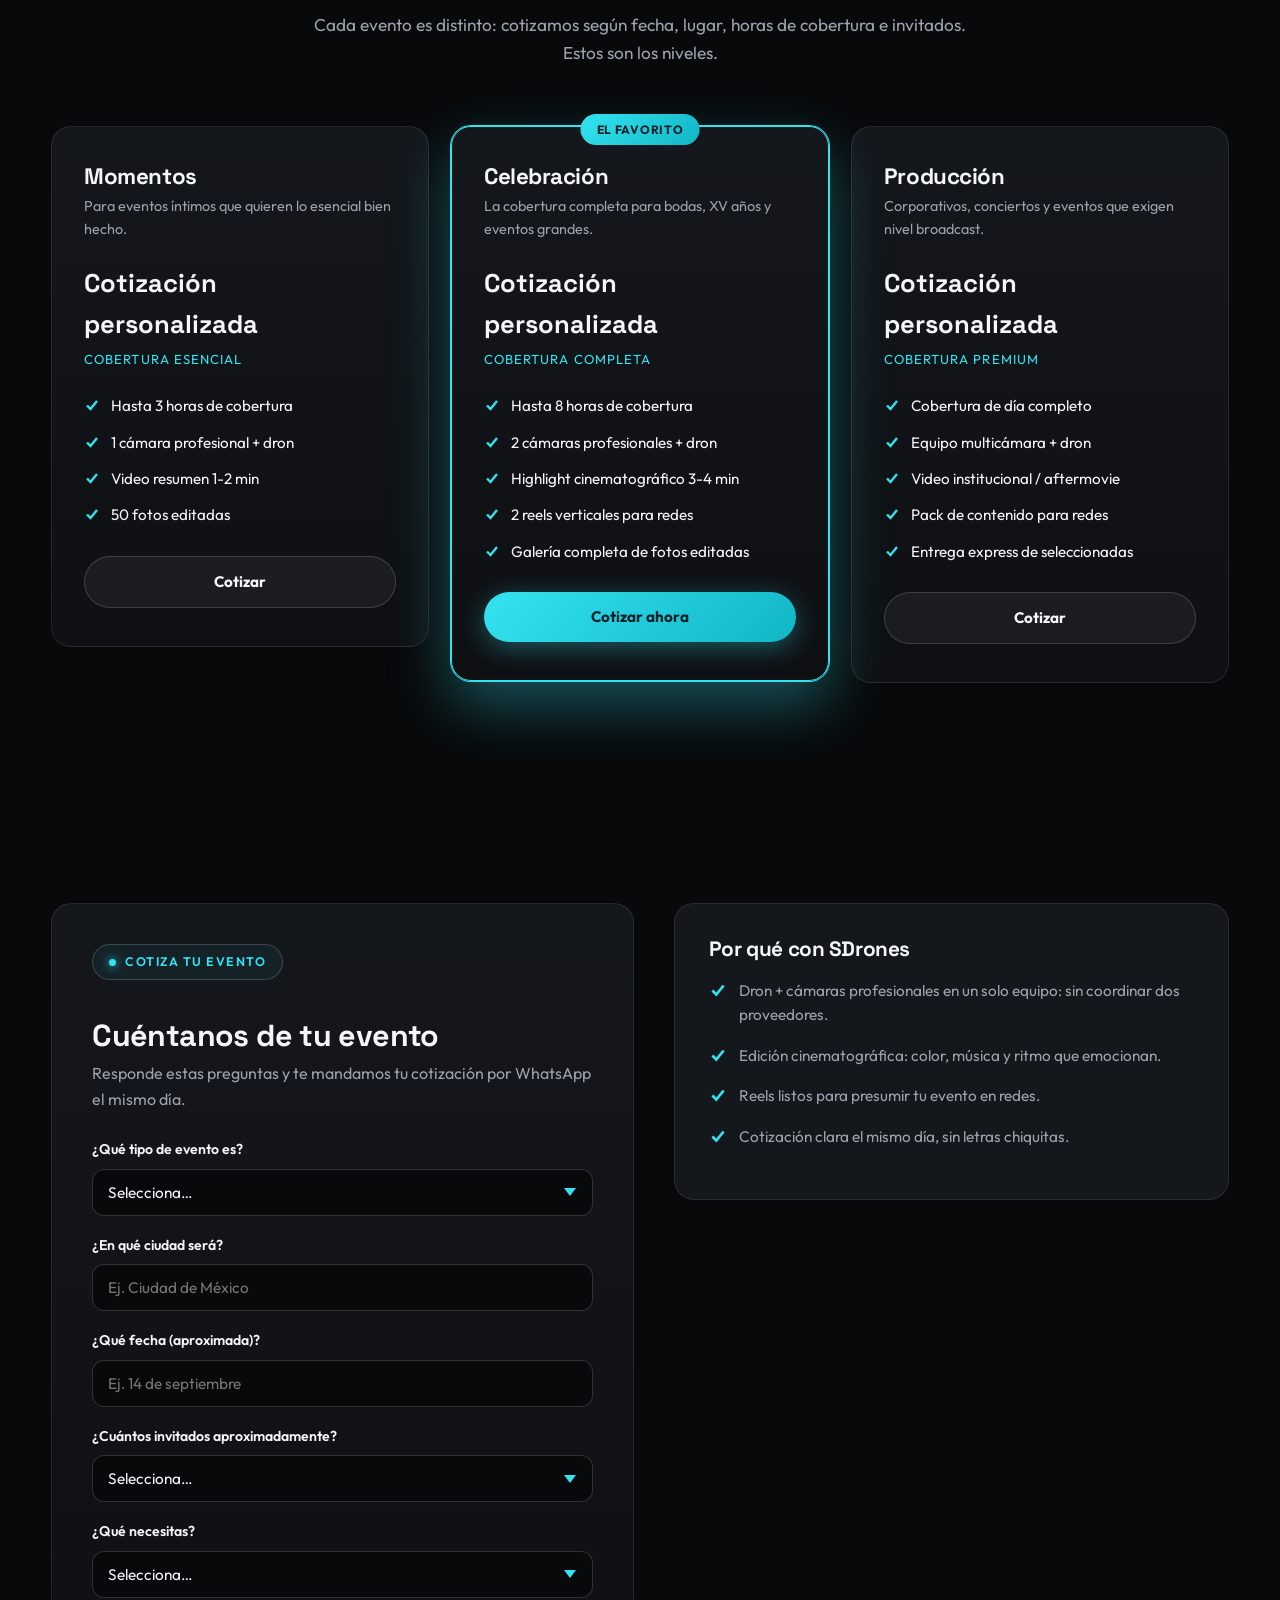
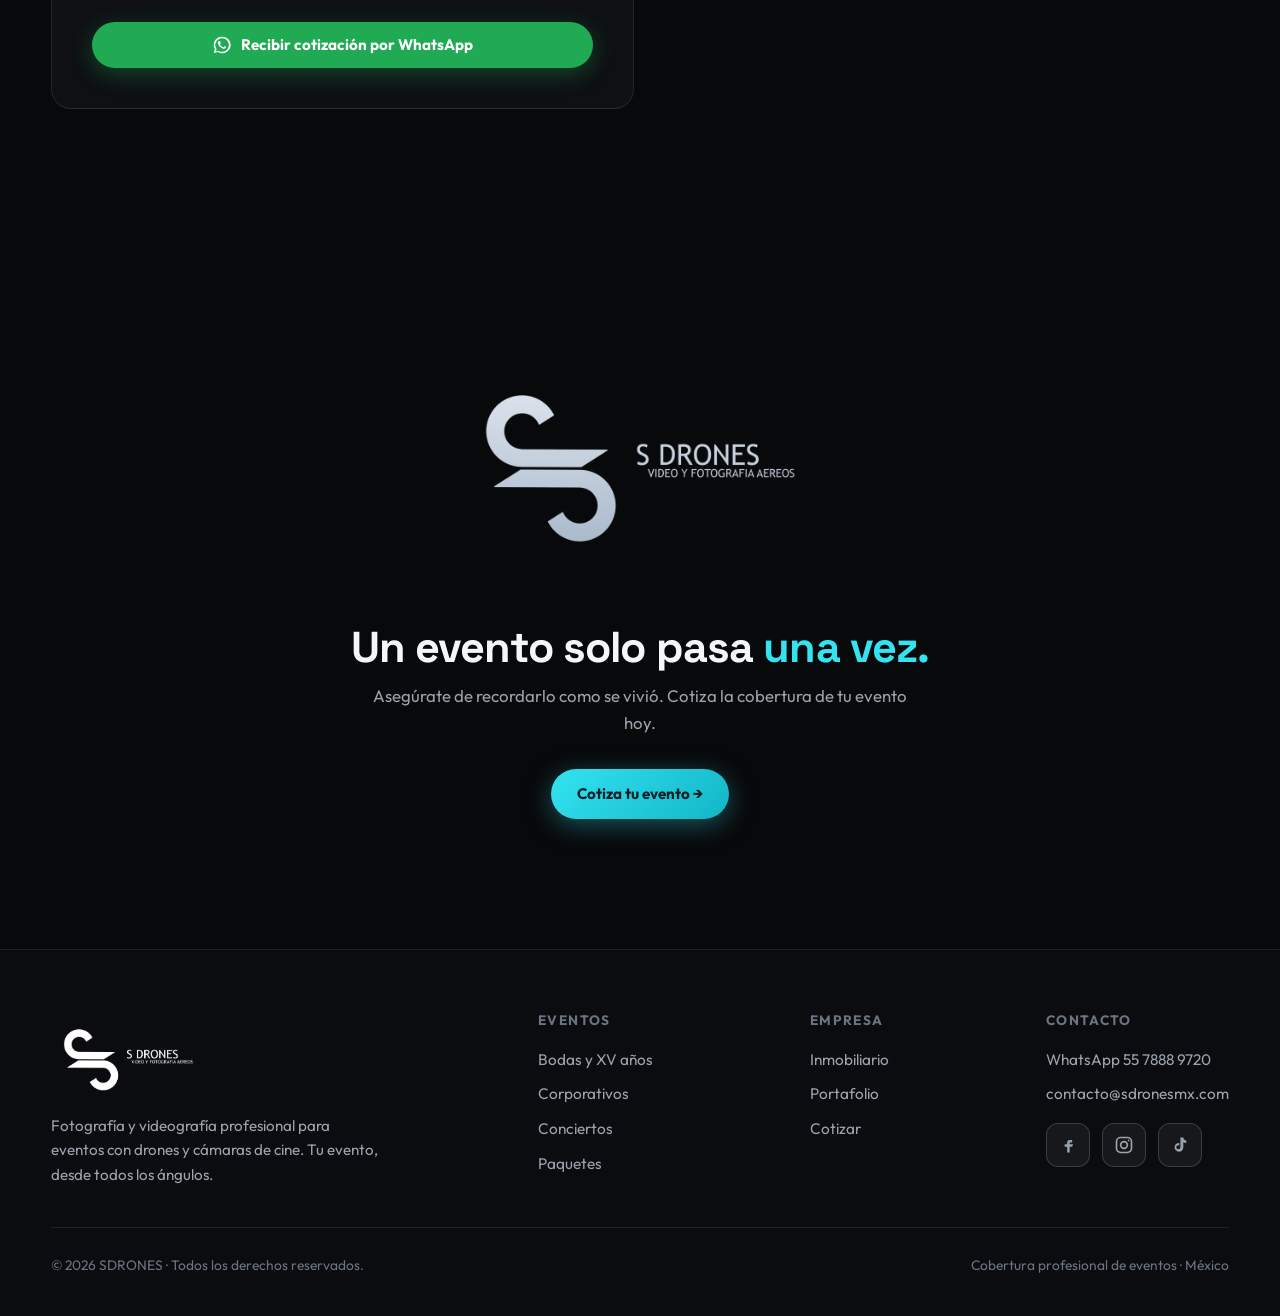
<file: eventos.html>
<!DOCTYPE html>
<html lang="es">
<head>
<meta charset="UTF-8">
<meta name="viewport" content="width=device-width, initial-scale=1.0">
<title>SDRONES Eventos — Fotografía y video profesional para eventos con drones y cámaras</title>
<meta name="description" content="Cobertura profesional de eventos con drones y cámaras profesionales: bodas, XV años, corporativos, conciertos y más. Tu evento desde todos los ángulos.">
<meta property="og:title" content="SDRONES Eventos — Tu evento desde todos los ángulos">
<meta property="og:description" content="Fotografía y videografía profesional para eventos, con drones y cámaras de cine.">
<meta property="og:image" content="assets/img/hero-poster.jpg">
<link rel="preconnect" href="https://fonts.googleapis.com">
<link rel="preconnect" href="https://fonts.gstatic.com" crossorigin>
<link href="https://fonts.googleapis.com/css2?family=Outfit:wght@300;400;500;600;700;800;900&family=Space+Grotesk:wght@400;500;600;700&display=swap" rel="stylesheet">
<link rel="icon" type="image/png" href="assets/img/favicon.png">
<link rel="stylesheet" href="assets/css/style.css">
</head>
<body>

<!-- Fondo interactivo -->
<div class="bg-glow" aria-hidden="true"></div>
<div class="bg-grid" aria-hidden="true"></div>
<canvas id="bgParticles" aria-hidden="true"></canvas>

<!-- Encabezado -->
<header class="site-header" id="siteHeader">
  <div class="header-inner">
    <a href="index.html" class="brand"><img src="assets/img/logo-nombre.png" alt="SDRONES" class="brand-logo"></a>
    <nav class="main-nav" aria-label="Secciones">
      <a href="index.html">Inmobiliario</a>
      <a href="#servicios">Servicios</a>
      <a href="#portafolio">Portafolio</a>
      <a href="#equipo">Nosotros</a>
      <a href="#paquetes">Paquetes</a>
    </nav>
    <a href="#cotizar" class="btn btn-primary header-cta">Cotiza tu evento</a>
    <button class="burger" id="burgerBtn" aria-label="Abrir menú" aria-expanded="false">
      <span></span><span></span><span></span>
    </button>
  </div>
</header>

<!-- Menú móvil -->
<div class="mobile-menu" id="mobileMenu" aria-hidden="true">
  <button class="mobile-menu-close" id="mobileMenuClose" aria-label="Cerrar menú">✕</button>
  <div class="mobile-menu-inner">
    <img src="assets/img/logo-nombre.png" alt="" class="mobile-menu-logo">
    <nav id="mobileNav" aria-label="Secciones móvil">
      <a href="index.html">Inmobiliario</a>
      <a href="#servicios">Servicios</a>
      <a href="#portafolio">Portafolio</a>
      <a href="#equipo">Nosotros</a>
      <a href="#paquetes">Paquetes</a>
      <a href="#proceso">Proceso</a>
      <a href="#cotizar" class="hl">Cotiza tu evento</a>
    </nav>
  </div>
</div>

<main>
<!-- HERO -->
<section class="hero">
  <div class="hero-media">
    <video src="assets/video/eventos/hero-eventos.mp4" poster="assets/img/eventos/ev-america-1.jpg" autoplay muted loop playsinline></video>
  </div>
  <div class="wrap hero-inner">
    <span class="eyebrow"><span class="dot"></span>Eventos · Drones + cámaras profesionales</span>
    <h1>Tu evento, desde <em>todos los ángulos.</em></h1>
    <p>Fotografía y videografía profesional para eventos: cobertura aérea con dron y cámaras de cine a nivel de piso. Bodas, XV años, corporativos, conciertos y celebraciones que merecen recordarse en grande.</p>
    <div class="hero-cta">
      <a href="#cotizar" class="btn btn-primary">Cotiza tu evento →</a>
      <a href="#servicios" class="btn btn-ghost">Ver qué incluye</a>
    </div>
    <div class="hero-stats">
      <div class="stat"><b>2+</b><span>Cámaras por evento</span></div>
      <div class="stat"><b>4K</b><span>Video + aéreo</span></div>
      <div class="stat"><b>100%</b><span>Momentos cubiertos</span></div>
    </div>
  </div>
</section>

<!-- MARQUEE -->
<div class="marquee"><div class="marquee-track">
  <span>Bodas <b>•</b> XV Años <b>•</b> Corporativos <b>•</b> Conciertos <b>•</b> Graduaciones <b>•</b> Deportivos <b>•</b> Sociales <b>•</b> </span>
  <span>Bodas <b>•</b> XV Años <b>•</b> Corporativos <b>•</b> Conciertos <b>•</b> Graduaciones <b>•</b> Deportivos <b>•</b> Sociales <b>•</b> </span>
</div></div>

<!-- SERVICIOS -->
<section class="sec" id="servicios">
  <div class="wrap">
    <div class="sec-head reveal">
      <span class="eyebrow"><span class="dot"></span>Cobertura completa</span>
      <h2>Todo tu evento, <span class="accent">sin perder un momento</span></h2>
      <p>Combinamos tomas aéreas espectaculares con cobertura profesional en tierra. Nada se nos escapa.</p>
    </div>
    <div class="grid-serv">
      <div class="card reveal"><div class="ico">🚁</div><h3>Tomas aéreas del evento</h3><p>El dron captura la magnitud de tu celebración: la llegada, el lugar, los invitados y esos momentos que solo se aprecian desde el aire.</p></div>
      <div class="card reveal"><div class="ico">📷</div><h3>Fotografía profesional</h3><p>Cámaras profesionales y ojo fotográfico para retratos, detalles y momentos espontáneos con calidad de estudio.</p></div>
      <div class="card reveal"><div class="ico">🎥</div><h3>Video multicámara</h3><p>Dos o más cámaras en tierra + dron para no perder ninguna reacción: la ceremonia, el brindis, la fiesta completa.</p></div>
      <div class="card reveal"><div class="ico">🎬</div><h3>Highlight cinematográfico</h3><p>Un video resumen de 2 a 4 minutos con edición de cine: color, música y ritmo que emocionan al volverlo a ver.</p></div>
      <div class="card reveal"><div class="ico">📱</div><h3>Reels del evento</h3><p>Clips verticales listos para Instagram y TikTok, para que presumas tu evento mientras sigue la fiesta o al día siguiente.</p></div>
      <div class="card reveal"><div class="ico">💾</div><h3>Entrega completa</h3><p>Recibes el video principal, los reels y todas las fotos editadas en galería digital lista para compartir con tus invitados.</p></div>
    </div>
  </div>
</section>

<!-- PORTAFOLIO (en preparación) -->
<section class="sec" id="portafolio" style="padding-top:0">
  <div class="wrap">
    <div class="sec-head reveal">
      <span class="eyebrow"><span class="dot"></span>Portafolio</span>
      <h2>Eventos que hemos <span class="accent">capturado</span></h2>
      <p>Desfiles, rodadas, deportivos, sociales y celebraciones — desde el aire y a nivel de piso.</p>
    </div>
    <div class="gallery reveal" id="galeriaEventos">
      <a class="g-wide g-tall" href="assets/video/eventos/sacbe1.mp4" target="_blank"><video src="assets/video/eventos/sacbe1.mp4" muted loop autoplay playsinline></video><span class="g-tag">Sacbe · Aéreo cinematográfico</span></a>
      <a href="assets/img/eventos/ev-america-1.jpg" target="_blank"><img src="assets/img/eventos/ev-america-1.jpg" alt="Desfile aéreo Ángel de la Independencia" loading="lazy"><span class="g-tag">Desfile · Ángel</span></a>
      <a href="assets/img/eventos/ev-graduacion-1.jpg" target="_blank"><img src="assets/img/eventos/ev-graduacion-1.jpg" alt="Danza folklórica en graduación" loading="lazy"><span class="g-tag">Graduación · Danza</span></a>
      <a class="g-tall" href="assets/video/eventos/sacbe2.mp4" target="_blank"><video src="assets/video/eventos/sacbe2.mp4" muted loop autoplay playsinline></video><span class="g-tag">Sacbe · Toma aérea</span></a>
      <a href="assets/img/eventos/ev-football-1.jpg" target="_blank"><img src="assets/img/eventos/ev-football-1.jpg" alt="Afición en evento deportivo" loading="lazy"><span class="g-tag">Deportivo · Afición</span></a>
      <a href="assets/img/eventos/ev-cantina-1.jpg" target="_blank"><img src="assets/img/eventos/ev-cantina-1.jpg" alt="Ambiente de cantina" loading="lazy"><span class="g-tag">Cantina · Ambiente</span></a>
      <a class="g-wide" href="assets/img/eventos/ev-america-2.jpg" target="_blank"><img src="assets/img/eventos/ev-america-2.jpg" alt="Evento masivo con público" loading="lazy"><span class="g-tag">Evento masivo</span></a>
      <a href="assets/img/eventos/ev-rebel-1.jpg" target="_blank"><img src="assets/img/eventos/ev-rebel-1.jpg" alt="Rodada de motos vista aérea" loading="lazy"><span class="g-tag">Rodada · Aéreo</span></a>
      <a href="assets/img/eventos/ev-boda-1.jpg" target="_blank"><img src="assets/img/eventos/ev-boda-1.jpg" alt="Cobertura de evento social" loading="lazy"><span class="g-tag">Social · Evento</span></a>
      <a href="assets/img/eventos/ev-destacado1-1.jpg" target="_blank"><img src="assets/img/eventos/ev-destacado1-1.jpg" alt="Rodada de autos" loading="lazy"><span class="g-tag">Rodada de autos</span></a>
      <a href="assets/img/eventos/ev-graduacion-2.jpg" target="_blank"><img src="assets/img/eventos/ev-graduacion-2.jpg" alt="Ceremonia de graduación" loading="lazy"><span class="g-tag">Ceremonia</span></a>
      <a href="assets/img/eventos/ev-cantina-2.jpg" target="_blank"><img src="assets/img/eventos/ev-cantina-2.jpg" alt="Evento nocturno" loading="lazy"><span class="g-tag">Nocturno</span></a>
      <a class="g-wide" href="assets/img/eventos/ev-america-3.jpg" target="_blank"><img src="assets/img/eventos/ev-america-3.jpg" alt="Monumento iluminado de noche" loading="lazy"><span class="g-tag">Monumento iluminado</span></a>
      <a href="assets/img/eventos/ev-football-2.jpg" target="_blank"><img src="assets/img/eventos/ev-football-2.jpg" alt="Estadio lleno" loading="lazy"><span class="g-tag">Estadio</span></a>
      <a href="assets/img/eventos/ev-rebel-2.jpg" target="_blank"><img src="assets/img/eventos/ev-rebel-2.jpg" alt="Motos panorámica aérea" loading="lazy"><span class="g-tag">Motos · Panorámica</span></a>
      <a href="assets/img/eventos/ev-boda-2.jpg" target="_blank"><img src="assets/img/eventos/ev-boda-2.jpg" alt="Sesión en locación" loading="lazy"><span class="g-tag">Sesión en locación</span></a>
      <a href="assets/img/eventos/ev-destacado1-2.jpg" target="_blank"><img src="assets/img/eventos/ev-destacado1-2.jpg" alt="Avenida vista aérea" loading="lazy"><span class="g-tag">Avenida</span></a>
      <a href="assets/img/eventos/ev-destacado1-3.jpg" target="_blank"><img src="assets/img/eventos/ev-destacado1-3.jpg" alt="Recorrido aéreo" loading="lazy"><span class="g-tag">Recorrido aéreo</span></a>
    </div>
  </div>
</section>

<!-- BANDA DE VIDEO -->
<section class="video-band">
  <video src="assets/video/eventos/band-eventos.mp4" poster="assets/img/eventos/ev-graduacion-1.jpg" autoplay muted loop playsinline></video>
  <div class="band-inner reveal">
    <h2>Cada evento, una <span class="accent">historia que se vuelve a ver</span></h2>
    <p>Del aire al detalle: capturamos la energía completa de tu celebración.</p>
    <a href="#cotizar" class="btn btn-primary">Cotiza tu evento →</a>
  </div>
</section>

<!-- PROCESO -->
<section class="sec" id="proceso" style="background:linear-gradient(180deg,transparent,rgba(52,227,240,.03),transparent)">
  <div class="wrap">
    <div class="sec-head reveal">
      <span class="eyebrow"><span class="dot"></span>Cómo trabajamos</span>
      <h2>De la cotización al <span class="accent">recuerdo</span></h2>
    </div>
    <div class="steps">
      <div class="step reveal"><h3>Cotiza</h3><p>Nos cuentas de tu evento por WhatsApp y te damos precio claro según fecha, lugar y cobertura.</p></div>
      <div class="step reveal"><h3>Planeamos</h3><p>Definimos juntos los momentos clave: lo que no puede faltar en tu video y tus fotos.</p></div>
      <div class="step reveal"><h3>Cubrimos</h3><p>El día del evento llegamos antes, con dron y cámaras listos. Tú disfruta; nosotros capturamos.</p></div>
      <div class="step reveal"><h3>Entregamos</h3><p>Recibes tu highlight, reels y galería completa de fotos editadas para revivirlo cuando quieras.</p></div>
    </div>
  </div>
</section>

<!-- QUIÉNES SOMOS -->
<section class="sec" id="equipo">
  <div class="wrap">
    <div class="sec-head reveal">
      <span class="eyebrow"><span class="dot"></span>Quiénes somos</span>
      <h2>El equipo detrás de <span class="accent">cada evento</span></h2>
      <p>Un equipo joven, técnico y creativo que hace que tu evento se vea y se sienta espectacular.</p>
    </div>
    <div class="team-grid">
      <div class="member reveal">
        <div class="member-ph"><img src="assets/img/team-santiago.jpg" alt="Santiago Barrios Medina"></div>
        <div class="member-body"><h3>Santiago Barrios Medina</h3><div class="member-role">Director y Productor</div>
          <p>Ingeniero en software y piloto de drones. Dirige la producción y la cobertura de cada evento.</p></div>
      </div>
      <div class="member reveal">
        <div class="member-ph"><img src="assets/img/team-sara.jpg" alt="Sara Chavira"></div>
        <div class="member-body"><h3>Sara Chavira</h3><div class="member-role">Directora Creativa</div>
          <p>Fotógrafa profesional y creadora de contenido. Define el estilo visual y la narrativa de cada entrega.</p></div>
      </div>
      <div class="member reveal">
        <div class="member-ph"><img src="assets/img/team-felipe.jpg" alt="Felipe Barrios Treviño"></div>
        <div class="member-body"><h3>Felipe Barrios Treviño</h3><div class="member-role">2ª Cámara · Calidad</div>
          <p>Segunda cámara y supervisor de calidad. Se asegura de que cada toma cumpla el estándar SDrones.</p></div>
      </div>
      <div class="member reveal">
        <div class="member-ph"><img src="assets/img/team-alberto.jpg" alt="Alberto Mendoza"></div>
        <div class="member-body"><h3>Alberto Mendoza</h3><div class="member-role">Editor · Community · 3ª Cámara</div>
          <p>Editor profesional y community manager. Convierte el material en piezas listas para compartir y para redes.</p></div>
      </div>
    </div>
  </div>
</section>

<!-- PAQUETES -->
<section class="sec" id="paquetes">
  <div class="wrap">
    <div class="sec-head reveal">
      <span class="eyebrow"><span class="dot"></span>Cobertura a tu medida</span>
      <h2>Elige cuánto quieres <span class="accent">recordar</span></h2>
      <p>Cada evento es distinto: cotizamos según fecha, lugar, horas de cobertura e invitados. Estos son los niveles.</p>
    </div>
    <div class="grid-price">
      <div class="price reveal">
        <h3>Momentos</h3>
        <p class="desc">Para eventos íntimos que quieren lo esencial bien hecho.</p>
        <div class="amt" style="font-size:1.6rem">Cotización<br>personalizada</div>
        <div class="from">Cobertura esencial</div>
        <ul>
          <li><svg width="16" height="16" viewBox="0 0 16 16" fill="none" stroke="currentColor" stroke-width="2.4"><path d="M3 8.5l3.5 3.5L13 4"/></svg>Hasta 3 horas de cobertura</li>
          <li><svg width="16" height="16" viewBox="0 0 16 16" fill="none" stroke="currentColor" stroke-width="2.4"><path d="M3 8.5l3.5 3.5L13 4"/></svg>1 cámara profesional + dron</li>
          <li><svg width="16" height="16" viewBox="0 0 16 16" fill="none" stroke="currentColor" stroke-width="2.4"><path d="M3 8.5l3.5 3.5L13 4"/></svg>Video resumen 1-2 min</li>
          <li><svg width="16" height="16" viewBox="0 0 16 16" fill="none" stroke="currentColor" stroke-width="2.4"><path d="M3 8.5l3.5 3.5L13 4"/></svg>50 fotos editadas</li>
        </ul>
        <a href="#cotizar" class="btn btn-ghost">Cotizar</a>
      </div>
      <div class="price feat reveal">
        <span class="tag">EL FAVORITO</span>
        <h3>Celebración</h3>
        <p class="desc">La cobertura completa para bodas, XV años y eventos grandes.</p>
        <div class="amt" style="font-size:1.6rem">Cotización<br>personalizada</div>
        <div class="from">Cobertura completa</div>
        <ul>
          <li><svg width="16" height="16" viewBox="0 0 16 16" fill="none" stroke="currentColor" stroke-width="2.4"><path d="M3 8.5l3.5 3.5L13 4"/></svg>Hasta 8 horas de cobertura</li>
          <li><svg width="16" height="16" viewBox="0 0 16 16" fill="none" stroke="currentColor" stroke-width="2.4"><path d="M3 8.5l3.5 3.5L13 4"/></svg>2 cámaras profesionales + dron</li>
          <li><svg width="16" height="16" viewBox="0 0 16 16" fill="none" stroke="currentColor" stroke-width="2.4"><path d="M3 8.5l3.5 3.5L13 4"/></svg>Highlight cinematográfico 3-4 min</li>
          <li><svg width="16" height="16" viewBox="0 0 16 16" fill="none" stroke="currentColor" stroke-width="2.4"><path d="M3 8.5l3.5 3.5L13 4"/></svg>2 reels verticales para redes</li>
          <li><svg width="16" height="16" viewBox="0 0 16 16" fill="none" stroke="currentColor" stroke-width="2.4"><path d="M3 8.5l3.5 3.5L13 4"/></svg>Galería completa de fotos editadas</li>
        </ul>
        <a href="#cotizar" class="btn btn-primary">Cotizar ahora</a>
      </div>
      <div class="price reveal">
        <h3>Producción</h3>
        <p class="desc">Corporativos, conciertos y eventos que exigen nivel broadcast.</p>
        <div class="amt" style="font-size:1.6rem">Cotización<br>personalizada</div>
        <div class="from">Cobertura premium</div>
        <ul>
          <li><svg width="16" height="16" viewBox="0 0 16 16" fill="none" stroke="currentColor" stroke-width="2.4"><path d="M3 8.5l3.5 3.5L13 4"/></svg>Cobertura de día completo</li>
          <li><svg width="16" height="16" viewBox="0 0 16 16" fill="none" stroke="currentColor" stroke-width="2.4"><path d="M3 8.5l3.5 3.5L13 4"/></svg>Equipo multicámara + dron</li>
          <li><svg width="16" height="16" viewBox="0 0 16 16" fill="none" stroke="currentColor" stroke-width="2.4"><path d="M3 8.5l3.5 3.5L13 4"/></svg>Video institucional / aftermovie</li>
          <li><svg width="16" height="16" viewBox="0 0 16 16" fill="none" stroke="currentColor" stroke-width="2.4"><path d="M3 8.5l3.5 3.5L13 4"/></svg>Pack de contenido para redes</li>
          <li><svg width="16" height="16" viewBox="0 0 16 16" fill="none" stroke="currentColor" stroke-width="2.4"><path d="M3 8.5l3.5 3.5L13 4"/></svg>Entrega express de seleccionadas</li>
        </ul>
        <a href="#cotizar" class="btn btn-ghost">Cotizar</a>
      </div>
    </div>
  </div>
</section>

<!-- COTIZAR -->
<section class="sec" id="cotizar">
  <div class="wrap">
    <div class="split">
      <div class="form-box reveal">
        <span class="eyebrow"><span class="dot"></span>Cotiza tu evento</span>
        <h2 style="margin-top:14px">Cuéntanos de tu evento</h2>
        <p>Responde estas preguntas y te mandamos tu cotización por WhatsApp el mismo día.</p>
        <form id="leadForm" data-intro="Hola SDRONES, quiero cotizar la cobertura de mi evento.">
          <div class="field"><label>¿Qué tipo de evento es?</label>
            <select name="evento" required><option value="" disabled selected>Selecciona…</option><option>Boda</option><option>XV años</option><option>Corporativo / Empresa</option><option>Concierto / Festival</option><option>Graduación</option><option>Deportivo</option><option>Otro</option></select></div>
          <div class="field"><label>¿En qué ciudad será?</label>
            <input name="ciudad" placeholder="Ej. Ciudad de México" required></div>
          <div class="field"><label>¿Qué fecha (aproximada)?</label>
            <input name="fecha" placeholder="Ej. 14 de septiembre" required></div>
          <div class="field"><label>¿Cuántos invitados aproximadamente?</label>
            <select name="invitados" required><option value="" disabled selected>Selecciona…</option><option>Menos de 50</option><option>50 - 150</option><option>150 - 400</option><option>Más de 400</option></select></div>
          <div class="field"><label>¿Qué necesitas?</label>
            <select name="necesitas" required><option value="" disabled selected>Selecciona…</option><option>Solo video</option><option>Solo fotografía</option><option>Foto y video completos</option><option>Aún no sé, quiero asesoría</option></select></div>
          <button type="submit" class="btn btn-wa" style="width:100%;justify-content:center;margin-top:6px">
            <svg width="20" height="20" viewBox="0 0 24 24" fill="currentColor"><path d="M17.5 14.4c-.3-.2-1.7-.9-2-1-.3-.1-.5-.1-.6.2-.2.3-.7 1-.9 1.1-.2.2-.3.2-.6.1-1.6-.8-2.7-1.5-3.7-3.3-.3-.5.3-.5.8-1.5.1-.2 0-.3 0-.5-.1-.1-.6-1.5-.9-2-.2-.5-.4-.4-.6-.4h-.5c-.2 0-.5.1-.7.3-.8.8-1 1.9-.6 3.2.5 1.6 1.6 3 3.1 4.1 2.1 1.6 3.7 1.9 4.5 1.7.6-.1 1.7-.7 1.9-1.4.2-.6.2-1.2.2-1.3-.1-.1-.3-.2-.6-.4z"/><path d="M12 2a10 10 0 0 0-8.6 15l-1.3 4.7 4.8-1.3A10 10 0 1 0 12 2zm0 18.2c-1.5 0-2.9-.4-4.2-1.1l-.3-.2-2.8.8.8-2.8-.2-.3A8.2 8.2 0 1 1 12 20.2z"/></svg>
            Recibir cotización por WhatsApp
          </button>
        </form>
      </div>
      <div class="aside-box reveal">
        <h3>Por qué con SDrones</h3>
        <div class="chk"><svg width="18" height="18" viewBox="0 0 16 16" fill="none" stroke="currentColor" stroke-width="2.4"><path d="M3 8.5l3.5 3.5L13 4"/></svg>Dron + cámaras profesionales en un solo equipo: sin coordinar dos proveedores.</div>
        <div class="chk"><svg width="18" height="18" viewBox="0 0 16 16" fill="none" stroke="currentColor" stroke-width="2.4"><path d="M3 8.5l3.5 3.5L13 4"/></svg>Edición cinematográfica: color, música y ritmo que emocionan.</div>
        <div class="chk"><svg width="18" height="18" viewBox="0 0 16 16" fill="none" stroke="currentColor" stroke-width="2.4"><path d="M3 8.5l3.5 3.5L13 4"/></svg>Reels listos para presumir tu evento en redes.</div>
        <div class="chk"><svg width="18" height="18" viewBox="0 0 16 16" fill="none" stroke="currentColor" stroke-width="2.4"><path d="M3 8.5l3.5 3.5L13 4"/></svg>Cotización clara el mismo día, sin letras chiquitas.</div>
      </div>
    </div>
  </div>
</section>

<!-- LOGO GRANDE METÁLICO -->
<section class="brandshow">
  <div class="wrap">
    <div class="logo-big reveal"></div>
    <h2 class="reveal">Un evento solo pasa <span class="accent">una vez.</span></h2>
    <p class="reveal">Asegúrate de recordarlo como se vivió. Cotiza la cobertura de tu evento hoy.</p>
    <a href="#cotizar" class="btn btn-primary reveal">Cotiza tu evento →</a>
  </div>
</section>
</main>

<!-- FOOTER -->
<footer>
  <div class="wrap">
    <div class="foot">
      <div class="foot-brand">
        <a href="index.html" class="brand"><img src="assets/img/logo-nombre.png" alt="SDRONES" class="brand-logo"></a>
        <p>Fotografía y videografía profesional para eventos con drones y cámaras de cine. Tu evento, desde todos los ángulos.</p>
      </div>
      <div class="foot-col">
        <h4>Eventos</h4>
        <a href="#servicios">Bodas y XV años</a><a href="#servicios">Corporativos</a>
        <a href="#servicios">Conciertos</a><a href="#paquetes">Paquetes</a>
      </div>
      <div class="foot-col">
        <h4>Empresa</h4>
        <a href="index.html">Inmobiliario</a><a href="#portafolio">Portafolio</a><a href="#cotizar">Cotizar</a>
      </div>
      <div class="foot-col">
        <h4>Contacto</h4>
        <a href="https://wa.me/5215578889720" target="_blank">WhatsApp 55 7888 9720</a>
        <a href="mailto:contacto@sdronesmx.com">contacto@sdronesmx.com</a>
        <div class="socials" style="margin-top:16px">
          <a href="https://www.facebook.com/profile.php?id=61581254027429" target="_blank" aria-label="Facebook"><svg width="20" height="20" viewBox="0 0 24 24" fill="currentColor"><path d="M14 9h3V6h-3c-1.7 0-3 1.3-3 3v2H8v3h3v7h3v-7h3l1-3h-4V9c0-.6.4-1 1-1z"/></svg></a>
          <a href="https://www.instagram.com/s_drones.es/" target="_blank" aria-label="Instagram"><svg width="20" height="20" viewBox="0 0 24 24" fill="none" stroke="currentColor" stroke-width="2"><rect x="3" y="3" width="18" height="18" rx="5"/><circle cx="12" cy="12" r="4"/><circle cx="17.5" cy="6.5" r="1" fill="currentColor" stroke="none"/></svg></a>
          <a href="https://www.tiktok.com/@s_drones" target="_blank" aria-label="TikTok"><svg width="20" height="20" viewBox="0 0 24 24" fill="currentColor"><path d="M16 3c.3 2 1.6 3.6 3.6 3.9v2.8c-1.3.1-2.5-.3-3.6-1v5.9c0 3.3-2.4 5.4-5.3 5.4-3 0-5.2-2.4-5.2-5.3 0-3 2.5-5.3 5.7-5v2.9c-.4-.1-.8-.2-1.2-.2-1.4 0-2.4 1-2.4 2.4 0 1.4 1 2.4 2.4 2.4 1.4 0 2.5-1 2.5-2.7V3H16z"/></svg></a>
        </div>
      </div>
    </div>
    <div class="foot-bottom">
      <span>© 2026 SDRONES · Todos los derechos reservados.</span>
      <span>Cobertura profesional de eventos · México</span>
    </div>
  </div>
</footer>

<a href="https://wa.me/5215578889720?text=Hola%20SDRONES%2C%20quiero%20cotizar%20la%20cobertura%20de%20mi%20evento." class="wa-float" target="_blank" aria-label="WhatsApp">
  <svg width="32" height="32" viewBox="0 0 24 24" fill="#fff"><path d="M17.5 14.4c-.3-.2-1.7-.9-2-1-.3-.1-.5-.1-.6.2-.2.3-.7 1-.9 1.1-.2.2-.3.2-.6.1-1.6-.8-2.7-1.5-3.7-3.3-.3-.5.3-.5.8-1.5.1-.2 0-.3 0-.5-.1-.1-.6-1.5-.9-2-.2-.5-.4-.4-.6-.4h-.5c-.2 0-.5.1-.7.3-.8.8-1 1.9-.6 3.2.5 1.6 1.6 3 3.1 4.1 2.1 1.6 3.7 1.9 4.5 1.7.6-.1 1.7-.7 1.9-1.4.2-.6.2-1.2.2-1.3-.1-.1-.3-.2-.6-.4z"/><path d="M12 2a10 10 0 0 0-8.6 15l-1.3 4.7 4.8-1.3A10 10 0 1 0 12 2zm0 18.2c-1.5 0-2.9-.4-4.2-1.1l-.3-.2-2.8.8.8-2.8-.2-.3A8.2 8.2 0 1 1 12 20.2z"/></svg>
</a>

<script src="assets/js/fx.js"></script>
<script src="assets/js/main.js"></script>
</body>
</html>
</file>
<file: assets/css/style.css>
/* ============================================================
   SDRONES — Video y fotografía aérea
   Motor visual (partículas, luces, cursor, animaciones) idéntico
   al de ECOS Media MX, con la identidad cian de SDrones.
   ============================================================ */
:root{
  --bg:#08090b;
  --bg-2:#0e1013;
  --bg-3:#14171c;
  --panel:#14171c;
  --line:rgba(255,255,255,.09);
  --line-2:rgba(255,255,255,.16);
  --ink:#f3f6fa;
  --muted:#9aa3ad;
  --muted-2:#6b7480;
  --accent:#34e3f0;
  --accent-2:#12b6c6;
  --accent-glow:rgba(52,227,240,.35);
  --card:rgba(255,255,255,.035);
  --card-border:rgba(52,227,240,.14);
  --shadow:0 18px 50px rgba(0,0,0,.5);
  --r:20px;
  --header-h:96px;
  --font:'Outfit',system-ui,sans-serif;
  --disp:'Space Grotesk','Outfit',sans-serif;
}
*{margin:0;padding:0;box-sizing:border-box}
html{scroll-behavior:smooth}
body{
  font-family:var(--font);background:var(--bg);color:var(--ink);
  line-height:1.6;overflow-x:hidden;-webkit-font-smoothing:antialiased;
}
a{color:inherit;text-decoration:none}
img{max-width:100%;display:block}
button{font-family:inherit;cursor:pointer;border:none;background:none;color:inherit}
h1,h2,h3{font-family:var(--disp);font-weight:700;line-height:1.08;letter-spacing:-.02em}
.accent{color:var(--accent)}
::selection{background:var(--accent);color:#04212a}
::-webkit-scrollbar{width:10px;height:10px}
::-webkit-scrollbar-track{background:var(--bg-2)}
::-webkit-scrollbar-thumb{background:linear-gradient(var(--accent-2),var(--accent));border-radius:6px}
.wrap{width:min(1240px,92vw);margin:0 auto}

/* ============ FONDO INTERACTIVO (mismo sistema que ECOS) ============ */
#bgParticles{position:fixed;inset:0;width:100%;height:100%;z-index:0;pointer-events:none}
.bg-glow{
  position:fixed;inset:0;z-index:0;pointer-events:none;
  background:
    radial-gradient(600px circle at var(--mx,70%) var(--my,20%), rgba(52,227,240,.16), transparent 60%),
    radial-gradient(900px circle at calc(100% - var(--mx,30%)) calc(100% - var(--my,70%)), rgba(18,182,198,.07), transparent 60%),
    radial-gradient(1200px circle at 50% calc(-10% + var(--scroll,0) * 30%), rgba(52,227,240,.08), transparent 70%);
  transition:background .15s linear;
}
.bg-grid{
  position:fixed;inset:0;z-index:0;pointer-events:none;opacity:.35;
  background-image:linear-gradient(var(--line) 1px,transparent 1px),linear-gradient(90deg,var(--line) 1px,transparent 1px);
  background-size:64px 64px;
  mask:radial-gradient(circle at 50% 30%,#000,transparent 75%);
  -webkit-mask:radial-gradient(circle at 50% 30%,#000,transparent 75%);
}
main,header,footer{position:relative;z-index:1}

/* ============ CURSOR PERSONALIZADO (nativo, como ECOS) ============ */
@media (pointer:fine){
  body{cursor:url('../img/cursor-s.png') 5 5, auto}
  a,button,input,select,textarea,[role="button"],label{
    cursor:url('../img/cursor-s-hover.png') 7 7, pointer;
  }
  a:active,button:active,[role="button"]:active{
    cursor:url('../img/cursor-s-active.png') 5 5, pointer;
  }
}
/* Ondas de eco al hacer clic */
.click-echo{
  position:fixed;z-index:9998;pointer-events:none;
  width:14px;height:14px;border-radius:50%;
  transform:translate(-50%,-50%);
  border:2.5px solid var(--accent);
  animation:echoWave .55s ease-out forwards;
}
.click-echo.alt{border-color:#eaf4fa;animation-duration:.75s}
@keyframes echoWave{
  from{opacity:.9;transform:translate(-50%,-50%) scale(.4)}
  to{opacity:0;transform:translate(-50%,-50%) scale(4.2)}
}

/* ============ ENCABEZADO ============ */
.site-header{
  position:fixed;top:0;left:0;right:0;z-index:100;
  transition:background .35s,box-shadow .35s,border-color .35s;
  border-bottom:1px solid transparent;
}
.site-header.scrolled{
  background:rgba(8,9,11,.82);
  backdrop-filter:blur(16px);-webkit-backdrop-filter:blur(16px);
  border-bottom-color:var(--line);
  box-shadow:0 8px 30px rgba(0,0,0,.45);
}
.header-inner{
  width:min(1320px,94vw);margin:0 auto;
  display:flex;align-items:center;gap:20px;
  min-height:var(--header-h);padding:8px 0;
}
.brand{display:flex;align-items:center;flex-shrink:0}
.brand-logo{
  height:120px;width:auto;margin:-18px 0;
  filter:brightness(0) invert(1);
  transition:filter .35s,transform .35s cubic-bezier(.34,1.56,.64,1);
}
.brand:hover .brand-logo{filter:brightness(0) invert(1) drop-shadow(0 0 14px var(--accent));transform:scale(1.04)}
.main-nav{display:flex;gap:4px;flex:1;justify-content:center;flex-wrap:wrap}
.main-nav a{
  position:relative;padding:10px 14px;border-radius:10px;
  font-size:.92rem;font-weight:600;color:var(--muted);white-space:nowrap;
  transition:color .25s,background .25s;
}
.main-nav a::after{
  content:"";position:absolute;left:14px;right:14px;bottom:5px;height:2px;
  background:var(--accent);border-radius:2px;
  transform:scaleX(0);transform-origin:left;transition:transform .3s;
}
.main-nav a:hover{color:var(--ink);background:rgba(52,227,240,.07)}
.main-nav a:hover::after,.main-nav a.active::after{transform:scaleX(1)}
.main-nav a.active{color:var(--accent)}
.header-cta{flex-shrink:0}
.burger{
  display:none;flex-direction:column;justify-content:center;align-items:center;gap:5px;
  width:46px;height:46px;border-radius:12px;flex-shrink:0;
  border:1px solid var(--line-2);transition:border-color .3s;
}
.burger span{width:22px;height:2.4px;border-radius:2px;background:var(--accent);transition:transform .35s,opacity .25s}
.burger.open span:nth-child(1){transform:translateY(7.4px) rotate(45deg)}
.burger.open span:nth-child(2){opacity:0}
.burger.open span:nth-child(3){transform:translateY(-7.4px) rotate(-45deg)}

/* Menú móvil (pantalla completa, animación escalonada, con X) */
.mobile-menu{
  position:fixed;inset:0;z-index:200;
  background:rgba(6,7,9,.94);
  backdrop-filter:blur(22px);-webkit-backdrop-filter:blur(22px);
  opacity:0;pointer-events:none;transition:opacity .35s;
  overflow-y:auto;
}
.mobile-menu.open{opacity:1;pointer-events:auto}
.mobile-menu-close{
  position:absolute;top:18px;right:18px;z-index:5;
  width:48px;height:48px;border-radius:50%;
  border:1px solid rgba(52,227,240,.4);color:var(--accent);
  font-size:1.3rem;display:flex;align-items:center;justify-content:center;
  transition:all .3s;
}
.mobile-menu-close:hover{background:var(--accent);color:#04212a;transform:rotate(90deg)}
.mobile-menu-inner{
  min-height:100%;display:flex;flex-direction:column;align-items:center;
  justify-content:center;gap:24px;padding:90px 30px 60px;
}
.mobile-menu-logo{width:150px;filter:brightness(0) invert(1) drop-shadow(0 0 18px var(--accent-glow))}
.mobile-menu nav{display:flex;flex-direction:column;align-items:center;gap:4px;width:100%;max-width:420px}
.mobile-menu nav a{
  width:100%;text-align:center;padding:13px;border-radius:14px;
  font-family:var(--disp);font-size:1.3rem;font-weight:700;color:var(--ink);
  opacity:0;transform:translateY(18px);
  transition:background .25s,color .25s;
}
.mobile-menu.open nav a{animation:menuIn .5s cubic-bezier(.22,1,.36,1) forwards}
.mobile-menu nav a:hover,.mobile-menu nav a.hl{color:var(--accent)}
.mobile-menu nav a:hover{background:rgba(52,227,240,.08)}
@keyframes menuIn{to{opacity:1;transform:translateY(0)}}

/* ============ BOTONES ============ */
.btn{
  display:inline-flex;align-items:center;gap:9px;
  padding:13px 26px;border-radius:100px;
  font-weight:700;font-size:.95rem;transition:.25s;
}
.btn-primary{
  background:linear-gradient(135deg,var(--accent),var(--accent-2));color:#04212a;
  box-shadow:0 6px 26px var(--accent-glow);
}
.btn-primary:hover{transform:translateY(-2px);box-shadow:0 12px 34px var(--accent-glow)}
.btn-ghost{background:rgba(255,255,255,.05);color:var(--ink);border:1px solid var(--line-2)}
.btn-ghost:hover{background:rgba(255,255,255,.1);border-color:var(--accent)}
.btn-wa{background:#1faa53;color:#fff;box-shadow:0 6px 22px rgba(31,170,83,.35)}
.btn-wa:hover{transform:translateY(-2px)}

/* ============ HERO ============ */
.hero{min-height:100svh;display:flex;align-items:center;overflow:hidden;padding:150px 0 70px;position:relative}
.hero-media{position:absolute;inset:0;z-index:-1}
.hero-media video,.hero-media img{width:100%;height:100%;object-fit:cover}
.hero-media::after{
  content:"";position:absolute;inset:0;background:
    linear-gradient(180deg,rgba(8,9,11,.74),rgba(8,9,11,.55) 40%,var(--bg) 97%),
    linear-gradient(90deg,rgba(8,9,11,.86),transparent 72%);
}
.hero-inner{max-width:780px}
.eyebrow{
  display:inline-flex;align-items:center;gap:9px;padding:7px 16px;
  border:1px solid var(--line-2);border-radius:100px;
  font-size:.78rem;letter-spacing:.12em;text-transform:uppercase;
  color:var(--accent);background:rgba(52,227,240,.06);margin-bottom:26px;font-weight:600;
}
.eyebrow .dot{width:7px;height:7px;border-radius:50%;background:var(--accent);box-shadow:0 0 10px var(--accent)}
.hero h1{font-size:clamp(2.3rem,6vw,4.5rem);margin-bottom:22px}
.hero h1 em{font-style:normal;color:var(--accent);text-shadow:0 0 40px var(--accent-glow)}
.hero p{font-size:clamp(1.02rem,2vw,1.28rem);color:var(--muted);max-width:600px;margin-bottom:36px}
.hero-cta{display:flex;gap:14px;flex-wrap:wrap}
.hero-stats{display:flex;gap:42px;margin-top:56px;flex-wrap:wrap}
.stat b{font-family:var(--disp);font-size:2.2rem;color:var(--ink);display:block;line-height:1}
.stat span{font-size:.84rem;color:var(--muted);text-transform:uppercase;letter-spacing:.08em}

/* ============ MARQUEE ============ */
.marquee{
  border-top:1px solid var(--line);border-bottom:1px solid var(--line);
  padding:20px 0;overflow:hidden;background:rgba(255,255,255,.015);
}
.marquee-track{
  display:flex;gap:60px;white-space:nowrap;
  animation:mqScroll 28s linear infinite;
  font-family:var(--disp);font-weight:600;color:var(--muted-2);font-size:1.05rem;
}
.marquee-track span{display:inline-flex;align-items:center;gap:60px}
.marquee-track b{color:var(--accent)}
@keyframes mqScroll{to{transform:translateX(-50%)}}

/* ============ SECCIONES ============ */
.sec{padding:110px 0;position:relative}
.sec-head{text-align:center;max-width:680px;margin:0 auto 60px}
.sec-head .eyebrow{margin-bottom:18px}
.sec-head h2{font-size:clamp(1.9rem,4.5vw,3.1rem);margin-bottom:16px}
.sec-head p{color:var(--muted);font-size:1.08rem}

/* Servicios */
.grid-serv{display:grid;grid-template-columns:repeat(3,1fr);gap:22px}
.card{
  background:linear-gradient(180deg,var(--panel),var(--bg-2));
  border:1px solid var(--line);border-radius:var(--r);padding:34px 30px;
  transition:transform .35s cubic-bezier(.22,1,.36,1),border-color .3s,box-shadow .35s;
}
.card:hover{border-color:var(--card-border);transform:translateY(-6px);box-shadow:0 20px 50px rgba(0,0,0,.45),0 0 26px rgba(52,227,240,.08)}
.card .ico{
  width:56px;height:56px;border-radius:15px;
  background:rgba(52,227,240,.1);border:1px solid rgba(52,227,240,.25);
  display:grid;place-items:center;color:var(--accent);margin-bottom:22px;font-size:1.5rem;
}
.card h3{font-size:1.28rem;margin-bottom:10px}
.card p{color:var(--muted);font-size:.97rem}

/* Portafolio */
.gallery{display:grid;grid-template-columns:repeat(4,1fr);grid-auto-rows:200px;gap:14px}
.gallery a,.gallery .ph{position:relative;border-radius:16px;overflow:hidden;border:1px solid var(--line);display:block}
.gallery img,.gallery video{width:100%;height:100%;object-fit:cover;transition:.5s}
.gallery a:hover img,.gallery a:hover video{transform:scale(1.08)}
.gallery a::after{content:"";position:absolute;inset:0;background:linear-gradient(180deg,transparent 55%,rgba(0,0,0,.6));opacity:0;transition:.3s}
.gallery a:hover::after{opacity:1}
.g-tall{grid-row:span 2}.g-wide{grid-column:span 2}
.g-tag{
  position:absolute;left:14px;bottom:14px;z-index:2;font-size:.8rem;font-weight:600;
  opacity:0;transform:translateY(8px);transition:.3s;color:#fff;
}
.gallery a:hover .g-tag{opacity:1;transform:none}
/* Placeholder del portafolio (eventos, en preparación) */
.gallery .ph{
  display:flex;flex-direction:column;align-items:center;justify-content:center;gap:12px;
  background:linear-gradient(160deg,var(--panel),var(--bg-2));
  border:1px dashed var(--line-2);
}
.gallery .ph img.s{width:44px;opacity:.28;filter:none}
.gallery .ph span{font-size:.78rem;color:var(--muted-2);letter-spacing:.06em;text-transform:uppercase;text-align:center;padding:0 12px}

/* Proceso */
.steps{display:grid;grid-template-columns:repeat(4,1fr);gap:20px;counter-reset:s}
.step{
  position:relative;padding:32px 26px;
  background:var(--panel);border:1px solid var(--line);border-radius:var(--r);
  transition:transform .3s,border-color .3s;
}
.step:hover{transform:translateY(-4px);border-color:var(--card-border)}
.step::before{
  counter-increment:s;content:"0" counter(s);
  font-family:var(--disp);font-size:2.6rem;font-weight:700;
  color:var(--accent);opacity:.35;display:block;margin-bottom:12px;
}
.step h3{font-size:1.15rem;margin-bottom:8px}
.step p{color:var(--muted);font-size:.94rem}

/* Precios / paquetes */
.grid-price{display:grid;grid-template-columns:repeat(3,1fr);gap:22px;align-items:start}
.price{
  background:linear-gradient(180deg,var(--panel),var(--bg-2));
  border:1px solid var(--line);border-radius:var(--r);padding:38px 32px;
  transition:transform .3s,border-color .3s;
}
.price:hover{transform:translateY(-6px);border-color:var(--line-2)}
.price.feat{border-color:var(--accent);box-shadow:0 0 0 1px var(--accent),0 24px 60px var(--accent-glow);position:relative}
.price.feat .tag{
  position:absolute;top:-13px;left:50%;transform:translateX(-50%);
  background:linear-gradient(135deg,var(--accent),var(--accent-2));color:#04212a;
  font-size:.75rem;font-weight:700;padding:6px 16px;border-radius:100px;letter-spacing:.06em;white-space:nowrap;
}
.price h3{font-size:1.4rem;margin-bottom:6px}
.price .desc{color:var(--muted);font-size:.9rem;margin-bottom:22px;min-height:40px}
.price .amt{font-family:var(--disp);font-size:2.5rem;font-weight:700;margin-bottom:4px}
.price .amt small{font-size:1rem;color:var(--muted);font-weight:500}
.price .from{font-size:.82rem;color:var(--accent);text-transform:uppercase;letter-spacing:.08em;margin-bottom:24px}
.price ul{list-style:none;margin-bottom:28px;display:flex;flex-direction:column;gap:12px}
.price li{display:flex;gap:11px;font-size:.95rem;color:var(--ink)}
.price li svg{flex-shrink:0;color:var(--accent);margin-top:3px}
.price .btn{width:100%;justify-content:center}

/* Formulario / agenda */
.split{display:grid;grid-template-columns:1.05fr 1fr;gap:40px;align-items:start}
.form-box{
  background:linear-gradient(180deg,var(--panel),var(--bg-2));
  border:1px solid var(--line);border-radius:var(--r);padding:40px;
}
.form-box h2{font-size:1.9rem;margin-bottom:8px}
.form-box>p{color:var(--muted);margin-bottom:26px}
.field{margin-bottom:18px}
.field label{display:block;font-size:.88rem;font-weight:600;margin-bottom:8px}
.field input,.field select{
  width:100%;padding:13px 15px;background:var(--bg);
  border:1px solid var(--line-2);border-radius:12px;color:var(--ink);
  font-family:var(--font);font-size:.96rem;transition:.2s;
}
.field input:focus,.field select:focus{outline:none;border-color:var(--accent);box-shadow:0 0 0 3px var(--accent-glow)}
.field select{
  appearance:none;
  background-image:url("data:image/svg+xml,%3Csvg xmlns='http://www.w3.org/2000/svg' width='12' height='8' viewBox='0 0 12 8'%3E%3Cpath fill='%2334e3f0' d='M6 8 0 0h12z'/%3E%3C/svg%3E");
  background-repeat:no-repeat;background-position:right 16px center;
}
.aside-box{
  background:var(--panel);border:1px solid var(--line);border-radius:var(--r);
  padding:34px;position:sticky;top:110px;
}
.aside-box h3{font-size:1.3rem;margin-bottom:18px}
.chk{display:flex;gap:12px;margin-bottom:16px;color:var(--muted);font-size:.96rem}
.chk svg{color:var(--accent);flex-shrink:0;margin-top:2px}
.calendly-box{
  padding:22px;border:1px dashed var(--line-2);border-radius:14px;
  text-align:center;color:var(--muted);font-size:.9rem;
}

/* Banda de video a todo lo ancho (divisor cinematográfico) */
.video-band{position:relative;height:min(62vh,560px);overflow:hidden;display:flex;align-items:center;justify-content:center}
.video-band video{position:absolute;inset:0;width:100%;height:100%;object-fit:cover}
.video-band::after{content:"";position:absolute;inset:0;background:
  linear-gradient(180deg,var(--bg),rgba(8,9,11,.45) 30%,rgba(8,9,11,.45) 70%,var(--bg)),
  radial-gradient(circle at 50% 50%,transparent,rgba(8,9,11,.4))}
.video-band .band-inner{position:relative;z-index:2;text-align:center;padding:0 22px;max-width:760px}
.video-band h2{font-size:clamp(1.7rem,4vw,2.8rem);margin-bottom:14px;text-shadow:0 4px 24px rgba(0,0,0,.6)}
.video-band p{color:#cfe6ea;font-size:1.06rem;margin-bottom:26px}
@media (max-width:639px){.video-band{height:52vh}}

/* Equipo (tarjetas de integrantes) */
.team-grid{display:grid;grid-template-columns:repeat(auto-fit,minmax(230px,1fr));gap:22px}
.member{background:linear-gradient(180deg,var(--panel),var(--bg-2));border:1px solid var(--line);border-radius:var(--r);overflow:hidden;transition:transform .4s cubic-bezier(.22,1,.36,1),border-color .3s,box-shadow .4s}
.member:hover{transform:translateY(-7px);border-color:var(--accent);box-shadow:0 26px 54px rgba(0,0,0,.5)}
.member-ph{aspect-ratio:4/5;overflow:hidden;position:relative;background:radial-gradient(circle at 50% 25%,var(--bg-3),var(--bg))}
.member-ph img{width:100%;height:100%;object-fit:cover;transition:.5s}
.member:hover .member-ph img{transform:scale(1.05)}
.member-body{padding:22px}
.member-body h3{font-size:1.1rem;margin-bottom:3px}
.member-role{color:var(--accent);font-size:.78rem;font-weight:600;text-transform:uppercase;letter-spacing:.04em;margin-bottom:9px}
.member-body p{color:var(--muted);font-size:.88rem;line-height:1.5}

/* Logo grande metálico */
.brandshow{padding:130px 0;text-align:center;position:relative;overflow:hidden}
.brandshow .logo-big{position:relative;display:inline-block;width:min(660px,86vw);height:min(230px,30vw)}
.brandshow .logo-big::before{
  content:"";position:absolute;inset:0;background:linear-gradient(180deg,#e8eef5,#9fb0c4);
  -webkit-mask:url('../img/logo-nombre.png') center/contain no-repeat;
  mask:url('../img/logo-nombre.png') center/contain no-repeat;
  filter:drop-shadow(0 0 34px rgba(52,227,240,.35));
}
.brandshow .logo-big::after{
  content:"";position:absolute;inset:0;
  background:linear-gradient(110deg,transparent 42%,rgba(255,255,255,.95) 48%,var(--accent) 52%,transparent 58%);
  background-size:230% 100%;background-repeat:no-repeat;
  -webkit-mask:url('../img/logo-nombre.png') center/contain no-repeat;
  mask:url('../img/logo-nombre.png') center/contain no-repeat;
  mix-blend-mode:screen;animation:shine 4.8s ease-in-out infinite;
}
@keyframes shine{0%{background-position:190% 0}100%{background-position:-90% 0}}
.brandshow h2{font-size:clamp(1.6rem,3.6vw,2.7rem);margin-top:38px}
.brandshow p{color:var(--muted);margin:12px auto 32px;max-width:540px;font-size:1.05rem}

/* ============ PIE ============ */
footer{border-top:1px solid var(--line);padding:60px 0 40px;background:rgba(14,16,19,.6)}
.foot{display:flex;justify-content:space-between;gap:40px;flex-wrap:wrap;margin-bottom:40px}
.foot-brand{max-width:330px}
.foot-brand .brand-logo{height:96px;margin:0 0 8px}
.foot-brand p{color:var(--muted);font-size:.95rem}
.foot-col h4{font-size:.85rem;text-transform:uppercase;letter-spacing:.1em;color:var(--muted-2);margin-bottom:16px;font-family:var(--font)}
.foot-col a{display:block;color:var(--muted);margin-bottom:10px;font-size:.96rem;transition:.2s}
.foot-col a:hover{color:var(--accent)}
.foot-bottom{
  border-top:1px solid var(--line);padding-top:26px;
  display:flex;justify-content:space-between;color:var(--muted-2);font-size:.86rem;flex-wrap:wrap;gap:10px;
}
.socials{display:flex;gap:12px}
.socials a{
  width:44px;height:44px;border-radius:12px;display:grid;place-items:center;
  background:rgba(255,255,255,.05);border:1px solid var(--line-2);color:var(--muted);transition:.25s;
}
.socials a:hover{background:var(--accent);color:#04212a;border-color:var(--accent);transform:translateY(-3px);box-shadow:0 8px 22px var(--accent-glow)}

/* WhatsApp flotante */
.wa-float{
  position:fixed;bottom:26px;right:26px;z-index:90;
  width:62px;height:62px;border-radius:50%;background:#25d366;
  display:grid;place-items:center;
  box-shadow:0 10px 30px rgba(37,211,102,.45);
  animation:waPulse 2.6s infinite;transition:.3s;
}
.wa-float:hover{transform:scale(1.08)}
@keyframes waPulse{
  0%{box-shadow:0 10px 30px rgba(37,211,102,.45),0 0 0 0 rgba(37,211,102,.5)}
  70%{box-shadow:0 10px 30px rgba(37,211,102,.45),0 0 0 18px rgba(37,211,102,0)}
  100%{box-shadow:0 10px 30px rgba(37,211,102,.45)}
}

/* Animación de aparición al hacer scroll (misma curva que ECOS) */
.reveal{opacity:0;transform:translateY(34px);transition:opacity .7s ease,transform .7s cubic-bezier(.22,1,.36,1)}
.reveal.visible{opacity:1;transform:none}

/* ============ RESPONSIVO ============ */
@media (max-width:1100px){
  .main-nav a{font-size:.85rem;padding:9px 10px}
}
@media (max-width:1023px){
  :root{--header-h:80px}
  .main-nav,.header-cta{display:none}
  .burger{display:flex}
  .header-inner{justify-content:space-between}
  .brand-logo{height:92px;margin:-12px 0}
  .grid-serv{grid-template-columns:repeat(2,1fr)}
  .steps{grid-template-columns:repeat(2,1fr)}
  .grid-price{grid-template-columns:1fr;max-width:520px;margin:0 auto}
  .gallery{grid-template-columns:repeat(2,1fr);grid-auto-rows:170px}
  .split{grid-template-columns:1fr}
  .aside-box{position:static}
  .hero-stats{gap:28px}
  .sec{padding:80px 0}
}
@media (max-width:639px){
  :root{--header-h:72px}
  .brand-logo{height:80px;margin:-10px 0}
  .grid-serv{grid-template-columns:1fr}
  .steps{grid-template-columns:1fr}
  .gallery{grid-template-columns:repeat(2,1fr);grid-auto-rows:140px}
  .hero{padding-top:120px}
  .hero-cta .btn{width:100%;justify-content:center}
  .form-box{padding:26px 20px}
  .foot{flex-direction:column;gap:28px}
  .wa-float{width:56px;height:56px;bottom:20px;right:20px}
}
@media (prefers-reduced-motion:reduce){
  *,*::before,*::after{animation-duration:.01ms!important;transition-duration:.01ms!important}
  html{scroll-behavior:auto}
}
</file>
